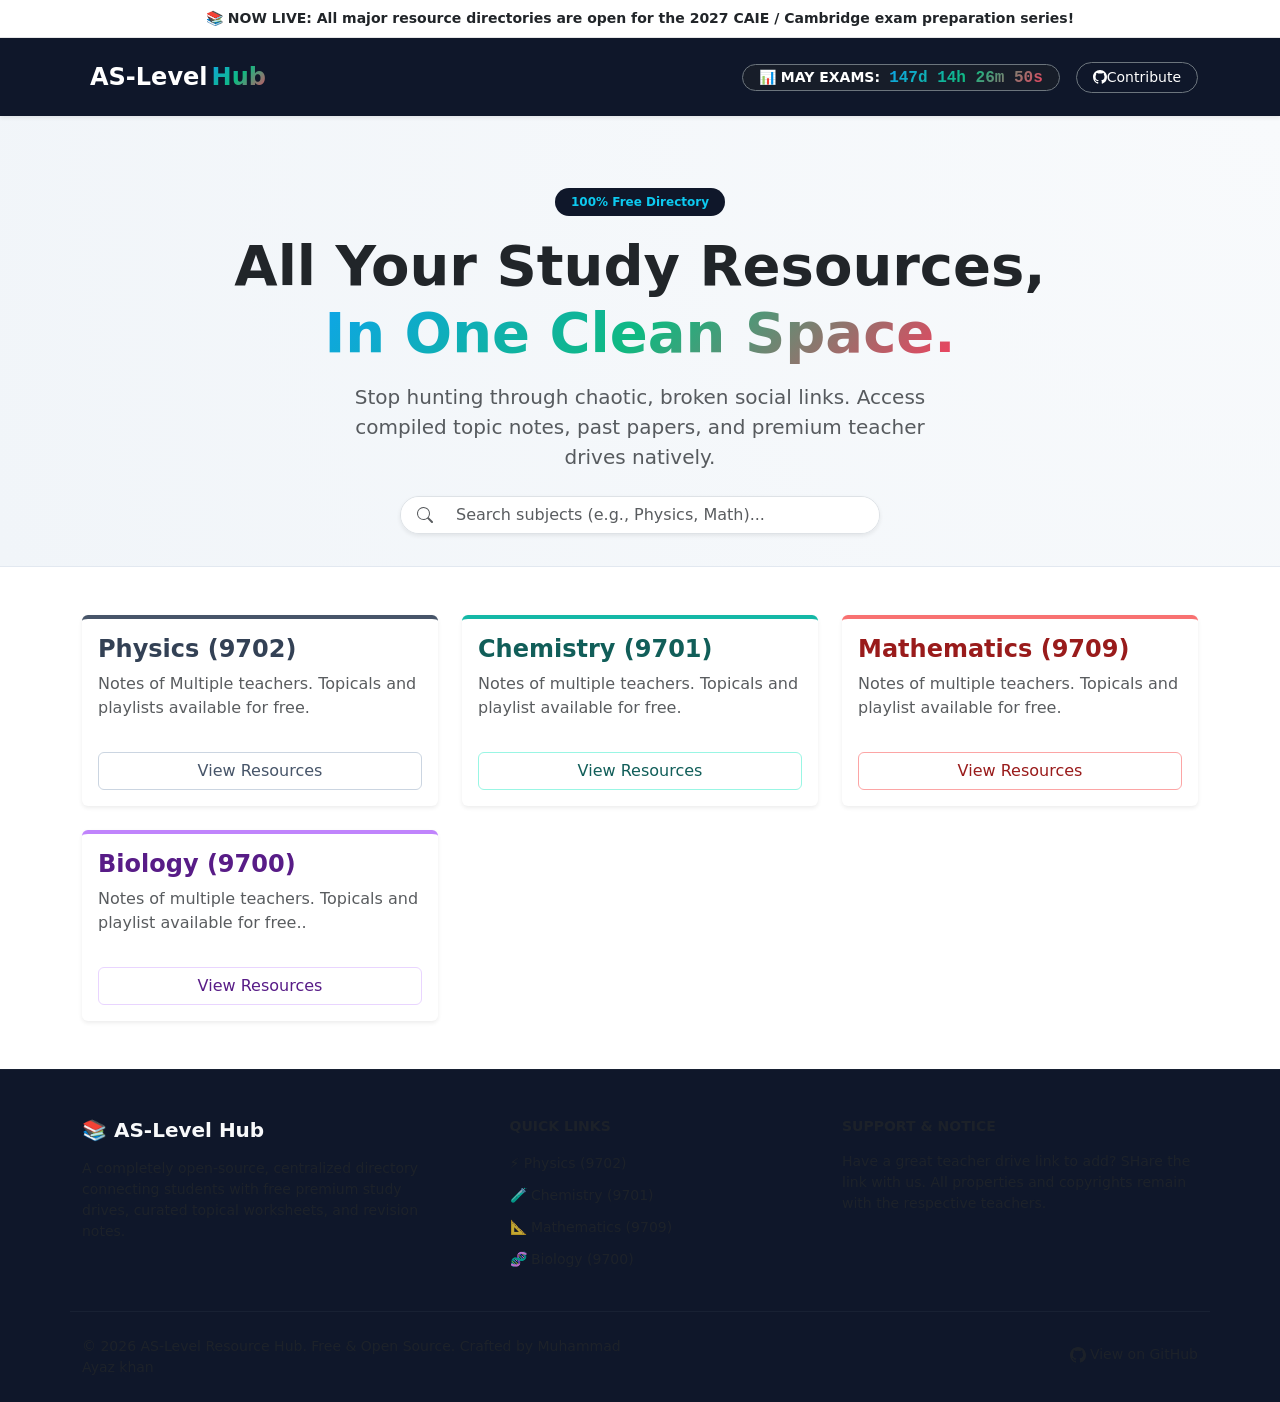
<file: index.html>
<!DOCTYPE html>
<html lang="en">
<head>
    <meta charset="UTF-8">
    <meta name="viewport" content="width=device-width, initial-scale=1.0">
    <title>AS-Level Resource Hub</title>
    <link href="https://cdn.jsdelivr.net/npm/bootstrap@5.0.2/dist/css/bootstrap.min.css" rel="stylesheet" integrity="sha384-EVSTQN3/azprG1Anm3QDgpJLIm9Nao0Yz1ztcQTwFspd3yD65VohhpuuCOmLASjC" crossorigin="anonymous">
    <link rel="stylesheet" href="style.css">
    <link rel="icon" type="image/png" href="icon.png">
</head>
<body>
     <!-- 📢 Announcement / Alert Bar (Stays on top) -->
     <div class="bg-cyan py-2 text-center text-dark fw-bold small border-bottom border-dark    border-opacity-10">
      📚 NOW LIVE: All major resource directories are open for the 2027 CAIE / Cambridge exam preparation series!
     </div>

    <!-- 🧭 Upgraded Sticky Navigation Bar -->
    <nav class="navbar navbar-expand-lg navbar-dark bg-slate sticky-top shadow-sm py-3">
        <div class="container">
            <a class="navbar-brand fw-bold fs-4 d-flex align-items-center" href="index.html">
                <span class="me-2"></span> AS-Level <span class="text-gradient ms-1">Hub</span>
            </a>
            
            <!-- Navbar Actions -->
            <div class="d-flex align-items-center ms-auto">
                <!-- ⏱️ Live Exam Countdown (Hidden on ultra-small screens) -->
                <div class="bg-dark bg-opacity-50 text-light px-3 py-1.5 rounded-pill border border-secondary border-opacity-20 me-3 d-none d-sm-block">
                    <small class="text-white fw-bold me-1">📊 MAY EXAMS:</small>
                    <span id="countdown-timer" class="fw-mono text-gradient fw-bold">Loading...</span>
                </div>
                
                <a href="https://github.com" target="_blank" class="btn btn-sm btn-outline-secondary border-opacity-20 text-white d-flex align-items-center px-3 rounded-pill">
                    <svg xmlns="http://w3.org" width="14" height="14" fill="currentColor" class="bi bi-github me-1.5" viewBox="0 0 16 16"><path d="M8 0C3.58 0 0 3.58 0 8c0 3.54 2.29 6.53 5.47 7.59.4.07.55-.17.55-.38 0-.19-.01-.82-.01-1.49-2.01.37-2.53-.49-2.69-.94-.09-.23-.48-.94-.82-1.13-.28-.15-.68-.52-.01-.53.63-.01 1.08.58 1.23.82.72 1.21 1.87.87 2.33.66.07-.52.28-.87.51-1.07-1.78-.2-3.64-.89-3.64-3.95 0-.87.31-1.59.82-2.15-.08-.2-.36-1.02.08-2.12 0 0 .67-.21 2.2.82.64-.18 1.32-.27 2-.27s1.36.09 2 .27c1.53-1.04 2.2-.82 2.2-.82.44 1.1.16 1.92.08 2.12.51.56.82 1.27.82 2.15 0 3.07-1.87 3.75-3.65 3.95.29.25.54.73.54 1.48 0 1.07-.01 1.93-.01 2.2 0 .21.15.46.55.38A8.01 8.01 0 0 0 16 8c0-4.42-3.58-8-8-8"/></svg>
                    <span>Contribute</span>
                </a>
            </div>
        </div>
    </nav>

    <!-- 🚀 Premium Hero / Welcome Section -->
    <header class="academic-hero pt-5 pb-2 text-center border-bottom border-light border-0 position-relative overflow-hidden">
        <div class="container py-4 position-relative z-1">
            <span class="badge bg-slate text-info px-3 py-2 rounded-pill uppercase tracking-wider fw-bold mb-3 small">100% Free Directory</span>
            <h1 class="display-4 fw-extrabold text-dark tracking-tight mb-3">All Your Study Resources,<br><span class="text-gradient">In One Clean Space.</span></h1>
            <p class="lead text-muted mx-auto mb-4" style="max-width: 620px;">
                Stop hunting through chaotic, broken social links. Access compiled topic notes, past papers, and premium teacher drives natively.
            </p>
            
            <!-- 🔍 Embedded Quick-Search Box (No-Backend UI) -->
            <div class="mx-auto mt-2" style="max-width: 480px;">
                <div class="input-group shadow-sm rounded-pill overflow-hidden border">
                    <span class="input-group-text bg-white border-0 ps-3 text-muted">
                        <svg xmlns="http://w3.org" width="16" height="16" fill="currentColor" class="bi bi-search" viewBox="0 0 16 16"><path d="M11.742 10.344a6.5 6.5 0 1 0-1.397 1.398h-.001q.044.06.098.115l3.85 3.85a1 1 0 0 0 1.415-1.414l-3.85-3.85a1 1 0 0 0-.115-.1zM12 6.5a5.5 5.5 0 1 1-11 0 5.5 5.5 0 0 1 11 0"/></svg>
                    </span>
                    <input type="text" class="form-control border-0 py-2.5 bg-white fs-6" placeholder="Search subjects (e.g., Physics, Math)..." id="subjectSearch">
                </div>
            </div>
        </div>
    </header>

     <!-- 📂 Subjects Grid Section -->
    <main class="container my-5">
        <div class="row g-4">
            
            <!-- Subject 1: Physics (Electric Cyan #0ea5e9) -->
            <div class="col-md-4 subject-card">
                <div class="card h-100 shadow-sm border-0 border-top border-4 border-cyan">
                    <div class="card-body d-flex flex-column">
                        <h4 class="card-title fw-bold text-cyan">Physics (9702)</h4>
                        <p class="card-text text-muted flex-grow-1">Notes of Multiple teachers. Topicals and playlists available for free.</p>
                        <a href="physics.html" class="btn btn-outline-cyan w-100 mt-3">View Resources</a>
                    </div>
                </div>
            </div>

             <!-- Subject 2: Chemistry (Emerald Mint #10b981) -->
            <div class="col-md-4 subject-card">
                <div class="card h-100 shadow-sm border-0 border-top border-4 border-emerald">
                    <div class="card-body d-flex flex-column">
                        <h4 class="card-title fw-bold text-emerald">Chemistry (9701)</h4>
                        <p class="card-text text-muted flex-grow-1">Notes of multiple teachers. Topicals and playlist available for free.</p>
                        <a href="chemistry.html" class="btn btn-outline-emerald w-100 mt-3">View Resources</a>
                    </div>
                </div>
            </div>

            <!-- Subject 3: Mathematics (Bold Coral #f43f5e) -->
            <div class="col-md-4 subject-card">
                <div class="card h-100 shadow-sm border-0 border-top border-4 border-coral">
                    <div class="card-body d-flex flex-column">
                        <h4 class="card-title fw-bold text-coral">Mathematics (9709)</h4>
                        <p class="card-text text-muted flex-grow-1">Notes of multiple teachers. Topicals and playlist available for free.</p>
                        <a href="maths.html" class="btn btn-outline-coral w-100 mt-3">View Resources</a>
                    </div>
                </div>
            </div>

            <!-- Subject 4: Biology (Vibrant Magenta #d946ef) -->
            <div class="col-md-4 subject-card">
                <div class="card h-100 shadow-sm border-0 border-top border-4 border-magenta">
                    <div class="card-body d-flex flex-column">
                        <h4 class="card-title fw-bold text-magenta">Biology (9700)</h4>
                        <p class="card-text text-muted flex-grow-1">Notes of multiple teachers. Topicals and playlist available for free..</p>
                        <a href="biology.html" class="btn btn-outline-magenta w-100 mt-3">View Resources</a>
                    </div>
                </div>
            </div>

        </div>
    </main>

        <!-- 🗺️ Footer Section -->
    <footer class="bg-slate text-light pt-5 pb-4 mt-auto border-top border-secondary border-opacity-10">
        <div class="container">
            <div class="row g-4 justify-content-between">
                
                <!-- Left Column: Branding & About -->
                <div class="col-lg-4 col-md-6">
                    <h5 class="fw-bold mb-3"><span class="text-info">📚</span> AS-Level Hub</h5>
                    <p class="text-muted small lh-base">
                        A completely open-source, centralized directory connecting students with free premium study drives, curated topical worksheets, and revision notes.
                    </p>
                </div>

                <!-- Middle Column: Quick Subject Links -->
                <div class="col-lg-3 col-md-6">
                    <h6 class="text-uppercase fw-bold mb-3 tracking-wider text-muted small">Quick Links</h6>
                    <ul class="list-unstyled footer-links">
                        <li class="mb-2"><a href="physics.html" class="text-decoration-none text-muted small hover-cyan">⚡ Physics (9702)</a></li>
                        <li class="mb-2"><a href="chemistry.html" class="text-decoration-none text-muted small hover-emerald">🧪 Chemistry (9701)</a></li>
                        <li class="mb-2"><a href="maths.html" class="text-decoration-none text-muted small hover-coral">📐 Mathematics (9709)</a></li>
                        <li class="mb-2"><a href="biology.html" class="text-decoration-none text-muted small hover-magenta">🧬 Biology (9700)</a></li>

                    </ul>
                </div>

                <!-- Right Column: Contribution/Disclaimer -->
                <div class="col-lg-4 col-md-12">
                    <h6 class="text-uppercase fw-bold mb-3 tracking-wider text-muted small">Support & Notice</h6>
                    <p class="text-muted small mb-0">
                        Have a great teacher drive link to add? SHare the link with us. All properties and copyrights remain with the respective teachers.
                    </p>
                </div>

            </div>

            <!-- Bottom Copyright & GitHub Link Bar -->
            <div class="row mt-4 pt-4 border-top border-secondary border-opacity-10 align-items-center">
                <div class="col-md-6 text-center text-md-start">
                    <p class="text-muted small mb-0">&copy; 2026 AS-Level Resource Hub. Free & Open Source. Crafted by Muhammad Ayaz khan</p>
                </div>
                <div class="col-md-6 text-center text-md-end mt-2 mt-md-0">
                    <a href="https://github.com" target="_blank" class="text-muted text-decoration-none small hover-cyan d-inline-flex align-items-center">
                        <svg xmlns="http://w3.org" width="16" height="16" fill="currentColor" class="bi bi-github me-1" viewBox="0 0 16 16">
                            <path d="M8 0C3.58 0 0 3.58 0 8c0 3.54 2.29 6.53 5.47 7.59.4.07.55-.17.55-.38 0-.19-.01-.82-.01-1.49-2.01.37-2.53-.49-2.69-.94-.09-.23-.48-.94-.82-1.13-.28-.15-.68-.52-.01-.53.63-.01 1.08.58 1.23.82.72 1.21 1.87.87 2.33.66.07-.52.28-.87.51-1.07-1.78-.2-3.64-.89-3.64-3.95 0-.87.31-1.59.82-2.15-.08-.2-.36-1.02.08-2.12 0 0 .67-.21 2.2.82.64-.18 1.32-.27 2-.27s1.36.09 2 .27c1.53-1.04 2.2-.82 2.2-.82.44 1.1.16 1.92.08 2.12.51.56.82 1.27.82 2.15 0 3.07-1.87 3.75-3.65 3.95.29.25.54.73.54 1.48 0 1.07-.01 1.93-.01 2.2 0 .21.15.46.55.38A8.01 8.01 0 0 0 16 8c0-4.42-3.58-8-8-8"/>
                        </svg> View on GitHub
                    </a>
                </div>
            </div>
        </div>
    </footer>




    <script src="https://cdn.jsdelivr.net/npm/bootstrap@5.0.2/dist/js/bootstrap.bundle.min.js" integrity="sha384-MrcW6ZMFYlzcLA8Nl+NtUVF0sA7MsXsP1UyJoMp4YLEuNSfAP+JcXn/tWtIaxVXM" crossorigin="anonymous"></script>
        <!-- ⏱️ Live Countdown Script Engine -->
    <script>
        function updateExamCountdown() {
            // Target exam session date: May 1, 2027
            const targetExamDate = new Date("May 1, 2027 09:00:00").getTime();
            const currentTime = new Date().getTime();
            const timeDifference = targetExamDate - currentTime;

            // Target element safety check
            const displayElement = document.getElementById("countdown-timer");
            if (!displayElement) return;

            // If the date has passed
            if (timeDifference <= 0) {
                displayElement.innerText = "Exams Live! 📝";
                return;
            }

            // Standard mathematical conversion rules for time units
            const calculatedDays = Math.floor(timeDifference / (1000 * 60 * 60 * 24));
            const calculatedHours = Math.floor((timeDifference % (1000 * 60 * 60 * 24)) / (1000 * 60 * 60));
            const calculatedMinutes = Math.floor((timeDifference % (1000 * 60 * 60)) / (1000 * 60));
            const calculatedSeconds = Math.floor((timeDifference % (1000 * 60)) / 1000);

            // Print the live values instantly inside the pill element
            displayElement.innerText = `${calculatedDays}d ${calculatedHours}h ${calculatedMinutes}m ${calculatedSeconds}s`;
        }

        // Run calculation instantly on page load
        updateExamCountdown();
        
        // Refresh values seamlessly every single second (1000 milliseconds)
        setInterval(updateExamCountdown, 1000);
            <!-- 🔍 Instant Local Search Script Engine -->

        document.getElementById('subjectSearch').addEventListener('input', function(e) {
            // Get what the user typed and convert it to lowercase
            const searchQuery = e.target.value.toLowerCase().trim();
            
            // Grab all your subject card layout columns
            const cards = document.querySelectorAll('.subject-card');
            
            cards.forEach(function(card) {
                // Find the heading tag inside this specific card
                const subjectTitle = card.querySelector('.card-title').innerText.toLowerCase();
                const subjectDescription = card.querySelector('.card-text').innerText.toLowerCase();
                
                // Check if the query matches the title or description text
                if (subjectTitle.includes(searchQuery) || subjectDescription.includes(searchQuery)) {
                    card.style.display = ""; // Show card if it matches
                } else {
                    card.style.display = "none"; // Hide card if it doesn't match
                }
            });
        });
    
    </script>

</body>
</html>
</file>
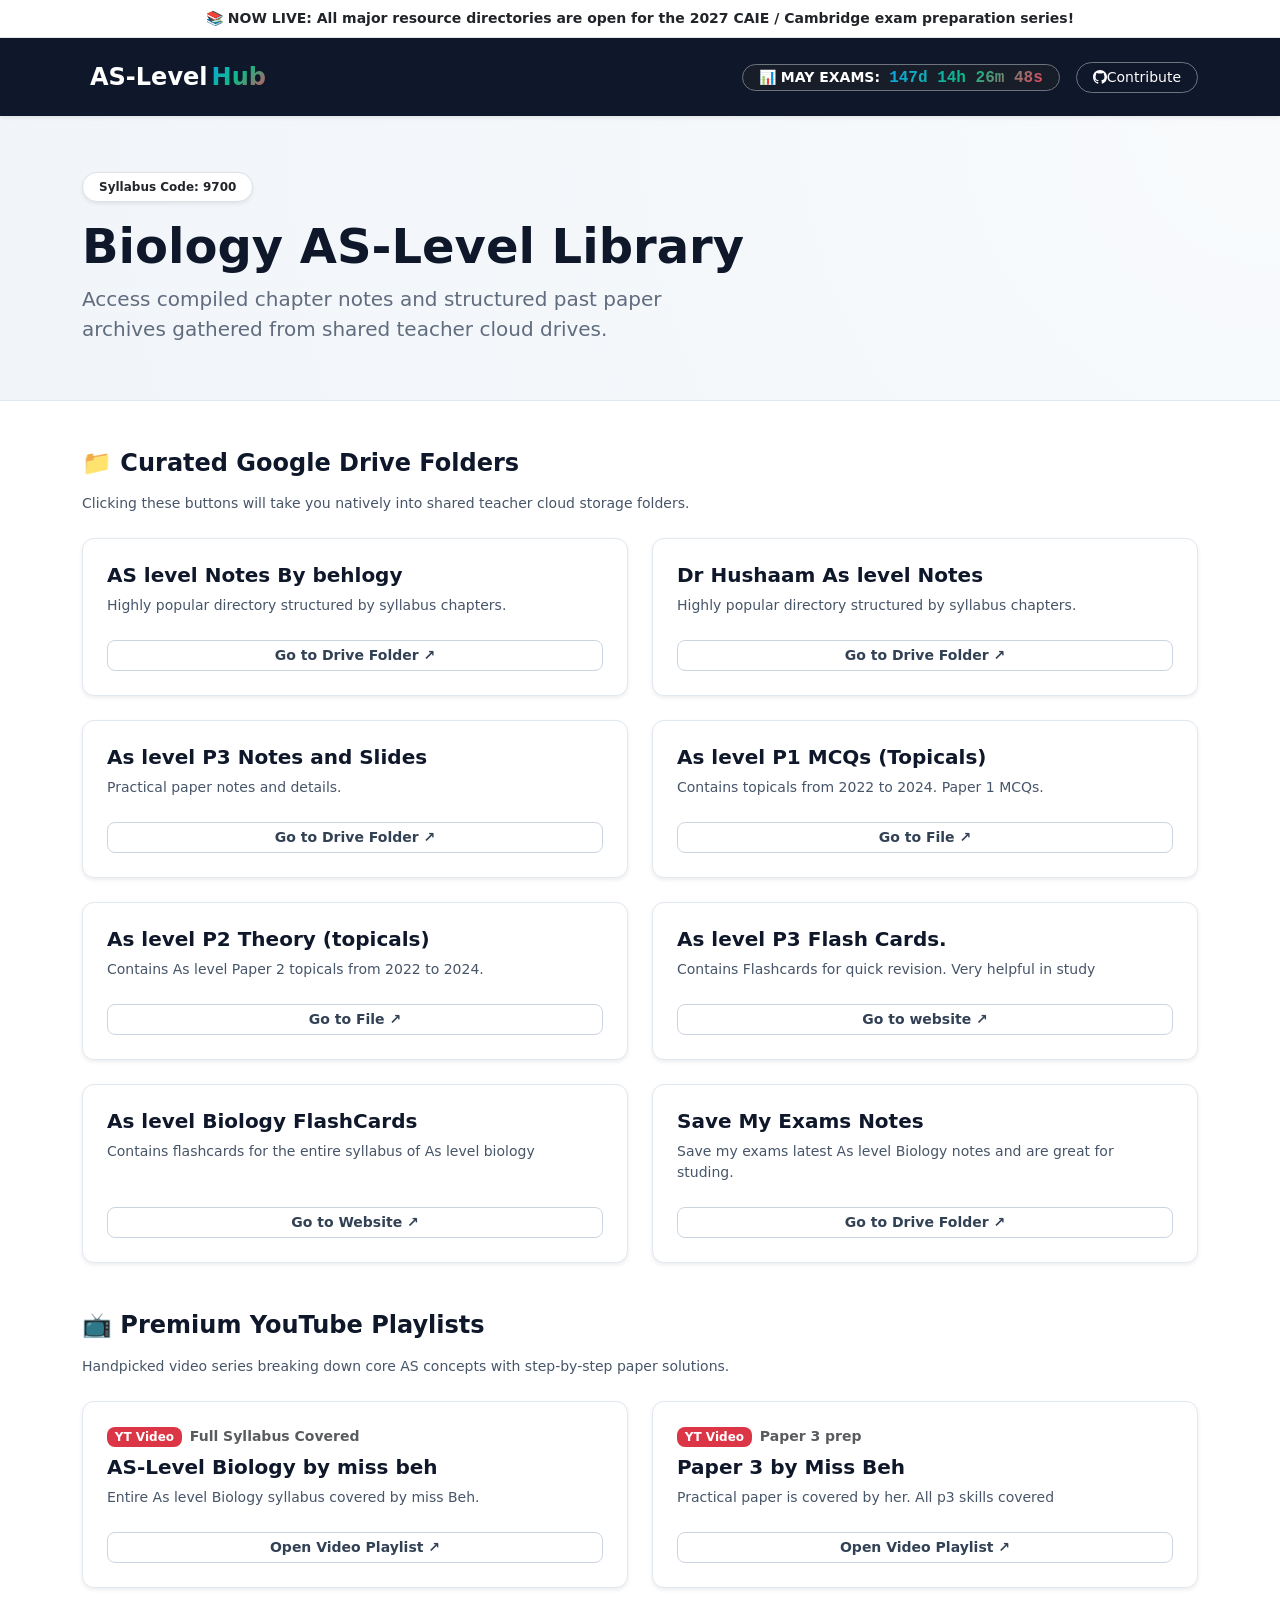
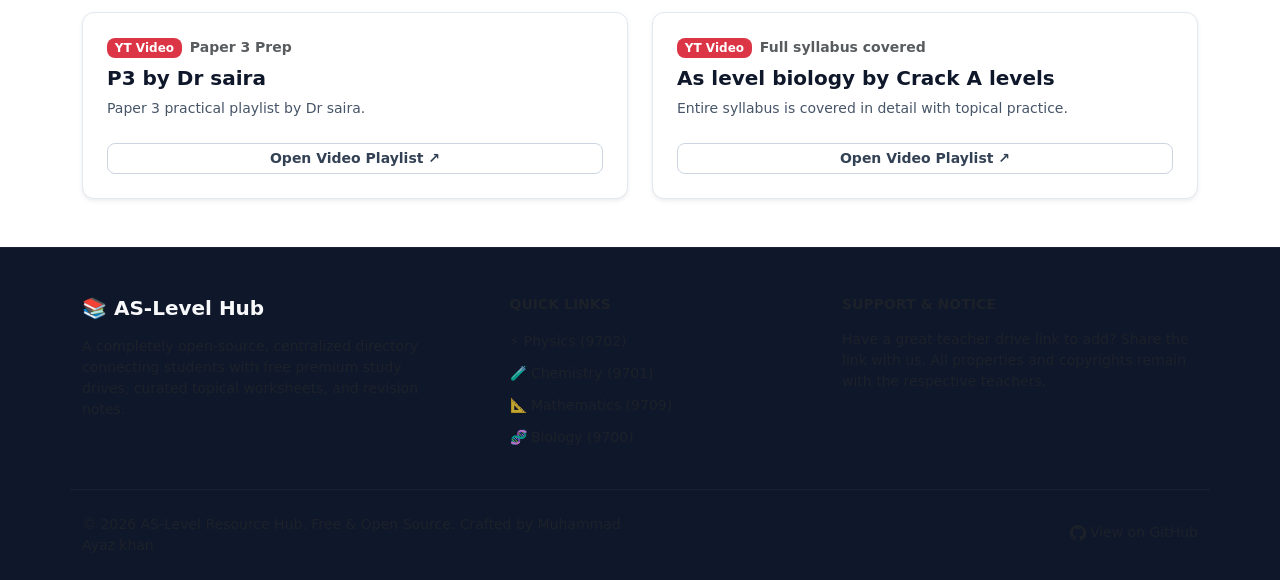
<file: biology.html>
<!DOCTYPE html>
<html lang="en">
<head>
    <meta charset="UTF-8">
    <meta name="viewport" content="width=device-width, initial-scale=1.0">
    <title>AS-Level Biology Resources</title>
    <link href="https://cdn.jsdelivr.net/npm/bootstrap@5.0.2/dist/css/bootstrap.min.css" rel="stylesheet" integrity="sha384-EVSTQN3/azprG1Anm3QDgpJLIm9Nao0Yz1ztcQTwFspd3yD65VohhpuuCOmLASjC" crossorigin="anonymous">
   <link rel="stylesheet" href="style.css">
    <link rel="icon" type="image/png" href="icon.png">

</head>
<body>
    <!-- 📢 Announcement / Alert Bar (Stays on top) -->
     <div class="bg-cyan py-2 text-center text-dark fw-bold small border-bottom border-dark    border-opacity-10">
      📚 NOW LIVE: All major resource directories are open for the 2027 CAIE / Cambridge exam preparation series!
     </div>

    <!-- 🧭 Upgraded Sticky Navigation Bar -->
    <nav class="navbar navbar-expand-lg navbar-dark bg-slate sticky-top shadow-sm py-3">
        <div class="container">
            <a class="navbar-brand fw-bold fs-4 d-flex align-items-center" href="index.html">
                <span class="me-2"></span> AS-Level <span class="text-gradient ms-1">Hub</span>
            </a>
            
            <!-- Navbar Actions -->
            <div class="d-flex align-items-center ms-auto">
                <!-- ⏱️ Live Exam Countdown (Hidden on ultra-small screens) -->
                <div class="bg-dark bg-opacity-50 text-light px-3 py-1.5 rounded-pill border border-secondary border-opacity-20 me-3 d-none d-sm-block">
                    <small class="text-white fw-bold me-1">📊 MAY EXAMS:</small>
                    <span id="countdown-timer" class="fw-mono text-gradient fw-bold">Loading...</span>
                </div>
                
                <a href="https://github.com" target="_blank" class="btn btn-sm btn-outline-secondary border-opacity-20 text-white d-flex align-items-center px-3 rounded-pill">
                    <svg xmlns="http://w3.org" width="14" height="14" fill="currentColor" class="bi bi-github me-1.5" viewBox="0 0 16 16"><path d="M8 0C3.58 0 0 3.58 0 8c0 3.54 2.29 6.53 5.47 7.59.4.07.55-.17.55-.38 0-.19-.01-.82-.01-1.49-2.01.37-2.53-.49-2.69-.94-.09-.23-.48-.94-.82-1.13-.28-.15-.68-.52-.01-.53.63-.01 1.08.58 1.23.82.72 1.21 1.87.87 2.33.66.07-.52.28-.87.51-1.07-1.78-.2-3.64-.89-3.64-3.95 0-.87.31-1.59.82-2.15-.08-.2-.36-1.02.08-2.12 0 0 .67-.21 2.2.82.64-.18 1.32-.27 2-.27s1.36.09 2 .27c1.53-1.04 2.2-.82 2.2-.82.44 1.1.16 1.92.08 2.12.51.56.82 1.27.82 2.15 0 3.07-1.87 3.75-3.65 3.95.29.25.54.73.54 1.48 0 1.07-.01 1.93-.01 2.2 0 .21.15.46.55.38A8.01 8.01 0 0 0 16 8c0-4.42-3.58-8-8-8"/></svg>
                    <span>Contribute</span>
                </a>
            </div>
        </div>
    </nav>

        <!-- 🚀 Physics Hero Section -->
    <header class="academic-hero py-5 text-center text-md-start overflow-hidden">
        <div class="container py-2">
            <span class="badge bg-white text-dark border rounded-pill mb-3 px-3 py-2 shadow-sm">
               Syllabus Code: 9700
            </span>
            <h1 class="display-5 fw-extrabold text-oxford tracking-tight mb-2">Biology AS-Level Library</h1>
            <p class="lead text-slate mb-0" style="max-width: 650px; opacity: 0.85;">
                Access compiled chapter notes and structured past paper archives gathered from shared teacher cloud drives.
            </p>
        </div>
    </header>

    <!-- 📂 Physics Main Content Section -->
    <main class="container my-5 flex-grow-1">
        <div class="row g-4">
            
            <!-- Section 1: Shared Teacher Drives -->
            <div class="col-12">
                <h3 class="fw-extrabold text-oxford mb-3 fs-4">📁 Curated Google Drive Folders</h3>
                <p class="text-slate small mb-4">Clicking these buttons will take you natively into shared teacher cloud storage folders.</p>
                
                <div class="row row-cols-1 row-cols-md-2 g-4">
                    <!-- Drive Folder Card 1 -->
                    <div class="col">
                        <div class="card h-100 shadow-sm resource-card bg-white border-top border-4 border-cyan">
                            <div class="card-body p-4 d-flex flex-column justify-content-between">
                                <div>
                                    <h5 class="fw-bold text-oxford mb-2">AS level Notes By behlogy</h5>
                                    <p class="text-slate small mb-0">Highly popular directory structured by syllabus chapters.</p>
                                </div>
                                <!-- Paste the teacher's drive URL inside href="" -->
                                <a href="https://drive.google.com/drive/folders/1Io4UNm9xHAUe5MtvWzYH-KyMoAGQhpx1?usp=drive_link" target="_blank" class="btn btn-minimal-action btn-sm w-100 mt-4">Go to Drive Folder ↗</a>
                            </div>
                        </div>
                    </div>
                    
                    <!-- Drive Folder Card 2 -->
                    <div class="col">
                        <div class="card h-100 shadow-sm resource-card bg-white border-top border-4 border-cyan">
                            <div class="card-body p-4 d-flex flex-column justify-content-between">
                                <div>
                                    <h5 class="fw-bold text-oxford mb-2">Dr Hushaam As level Notes</h5>
                                    <p class="text-slate small mb-0">Highly popular directory structured by syllabus chapters.</p>
                                </div>
                                <a href="https://drive.google.com/drive/folders/1OFJAs0niQdWG_fiQHD3sw6VQGsFnClEE?usp=drive_link" target="_blank" class="btn btn-minimal-action btn-sm w-100 mt-4">Go to Drive Folder ↗</a>
                            </div>
                        </div>
                    </div>
                    <!-- Drive Folder Card 2 -->
                    <div class="col">
                        <div class="card h-100 shadow-sm resource-card bg-white border-top border-4 border-cyan">
                            <div class="card-body p-4 d-flex flex-column justify-content-between">
                                <div>
                                    <h5 class="fw-bold text-oxford mb-2">As level P3 Notes and Slides</h5>
                                    <p class="text-slate small mb-0">Practical paper notes and details.</p>
                                </div>
                                <a href="https://drive.google.com/drive/folders/1-v-rNPka4-qcyJ1L7GC-HwFwmHW17MXd?usp=drive_link" target="_blank" class="btn btn-minimal-action btn-sm w-100 mt-4">Go to Drive Folder ↗</a>
                            </div>
                        </div>
                    </div>
                    <!-- Drive Folder Card 2 -->
                    <div class="col">
                        <div class="card h-100 shadow-sm resource-card bg-white border-top border-4 border-cyan">
                            <div class="card-body p-4 d-flex flex-column justify-content-between">
                                <div>
                                    <h5 class="fw-bold text-oxford mb-2">As level P1 MCQs (Topicals)</h5>
                                    <p class="text-slate small mb-0">Contains topicals from 2022 to 2024. Paper 1 MCQs.</p>
                                </div>
                                <a href="https://drive.google.com/file/d/1xsdEhHZVwcHke_EgokJANzs3X_9UhmeC/view?usp=sharing" target="_blank" class="btn btn-minimal-action btn-sm w-100 mt-4">Go to File ↗</a>
                            </div>
                        </div>
                    </div>

                    <!-- Drive Folder Card 2 -->
                    <div class="col">
                        <div class="card h-100 shadow-sm resource-card bg-white border-top border-4 border-cyan">
                            <div class="card-body p-4 d-flex flex-column justify-content-between">
                                <div>
                                    <h5 class="fw-bold text-oxford mb-2">As level P2 Theory (topicals)</h5>
                                    <p class="text-slate small mb-0">Contains As level Paper 2 topicals from 2022 to 2024.</p>
                                </div>
                                <a href="https://drive.google.com/file/d/1_Ypi-MSdmk15W8xMWOahLcqF-OjTlfmZ/view?usp=sharing" target="_blank" class="btn btn-minimal-action btn-sm w-100 mt-4">Go to File ↗</a>
                            </div>
                        </div>
                    </div>

                    <!-- Drive Folder Card 2 -->
                    <div class="col">
                        <div class="card h-100 shadow-sm resource-card bg-white border-top border-4 border-cyan">
                            <div class="card-body p-4 d-flex flex-column justify-content-between">
                                <div>
                                    <h5 class="fw-bold text-oxford mb-2">As level P3 Flash Cards.</h5>
                                    <p class="text-slate small mb-0">Contains Flashcards for quick revision. Very helpful in study</p>
                                </div>
                                <a href="https://quizlet.com/sa/532069541/9700-p3-flash-cards/?x=1jqt" target="_blank" class="btn btn-minimal-action btn-sm w-100 mt-4">Go to website ↗</a>
                            </div>
                        </div>
                    </div>

                    <!-- Drive Folder Card 2 -->
                    <div class="col">
                        <div class="card h-100 shadow-sm resource-card bg-white border-top border-4 border-cyan">
                            <div class="card-body p-4 d-flex flex-column justify-content-between">
                                <div>
                                    <h5 class="fw-bold text-oxford mb-2">As level Biology FlashCards</h5>
                                    <p class="text-slate small mb-0">Contains flashcards for the entire syllabus of As level biology</p>
                                </div>
                                <a href="https://quizlet.com/user/hananm81/folders/9700-as-level-biology?x=1xqt&i=2amw3n" target="_blank" class="btn btn-minimal-action btn-sm w-100 mt-4">Go to Website ↗</a>
                            </div>
                        </div>
                    </div>

                    <!-- Drive Folder Card 2 -->
                    <div class="col">
                        <div class="card h-100 shadow-sm resource-card bg-white border-top border-4 border-cyan">
                            <div class="card-body p-4 d-flex flex-column justify-content-between">
                                <div>
                                    <h5 class="fw-bold text-oxford mb-2">Save My Exams Notes</h5>
                                    <p class="text-slate small mb-0">Save my exams latest As level Biology notes and are great for studing.</p>
                                </div>
                                <a href="https://drive.google.com/file/d/1Rx3LQJDt3mbKbq4L86rgjK1V27HqZhN8/view?usp=sharing" target="_blank" class="btn btn-minimal-action btn-sm w-100 mt-4">Go to Drive Folder ↗</a>
                            </div>
                        </div>
                    </div>

                </div>
            </div>

            <!-- Section2: Recommended YouTube Playlists -->
            <div class="col-12 mt-5">
                <h3 class="fw-extrabold text-oxford mb-3 fs-4">📺 Premium YouTube Playlists</h3>
                <p class="text-slate small mb-4">Handpicked video series breaking down core AS concepts with step-by-step paper solutions.</p>
                
                <div class="row row-cols-1 row-cols-md-2 g-4">
                    <!-- YouTube Card 1 -->
                    <div class="col">
                        <div class="card h-100 shadow-sm resource-card bg-white border-top border-4 border-cyan">
                            <div class="card-body p-4 d-flex flex-column justify-content-between">
                                <div>
                                    <div class="d-flex align-items-center mb-2">
                                        <span class="badge bg-danger text-white rounded-3 me-2 px-2.5 py-1 fw-bold small">YT Video</span>
                                        <small class="text-muted fw-bold">Full Syllabus Covered</small>
                                    </div>
                                    <h5 class="fw-bold text-oxford mb-2">AS-Level Biology by miss beh</h5>
                                    <p class="text-slate small mb-0">Entire As level Biology syllabus covered by miss Beh.</p>
                                </div>
                                <!-- Change href link directly to the target YouTube playlist address -->
                                <a href="https://youtube.com/playlist?list=PLXE3_mGnKEJrbC5_7PyolS9B85WaVI1qU&si=Cf-rCUmKLaugnNkb" target="_blank" class="btn btn-minimal-action btn-sm w-100 mt-4">Open Video Playlist ↗</a>
                            </div>
                        </div>
                    </div>
                    
                    <!-- YouTube Card 2 -->
                    <div class="col">
                        <div class="card h-100 shadow-sm resource-card bg-white border-top border-4 border-cyan">
                            <div class="card-body p-4 d-flex flex-column justify-content-between">
                                <div>
                                    <div class="d-flex align-items-center mb-2">
                                        <span class="badge bg-danger text-white rounded-3 me-2 px-2.5 py-1 fw-bold small">YT Video</span>
                                        <small class="text-muted fw-bold">Paper 3 prep </small>
                                    </div>
                                    <h5 class="fw-bold text-oxford mb-2">Paper 3 by Miss Beh</h5>
                                    <p class="text-slate small mb-0">Practical paper is covered by her. All p3 skills covered</p>
                                </div>
                                <a href="https://youtube.com/playlist?list=PL8EBwIj-eOLMZ1pSlWzNNHnabAuAZxSht&si=del8VniQMwsW0oUg" target="_blank" class="btn btn-minimal-action btn-sm w-100 mt-4">Open Video Playlist ↗</a>
                            </div>
                        </div>
                    </div>

                    <!-- YouTube Card 2 -->
                    <div class="col">
                        <div class="card h-100 shadow-sm resource-card bg-white border-top border-4 border-cyan">
                            <div class="card-body p-4 d-flex flex-column justify-content-between">
                                <div>
                                    <div class="d-flex align-items-center mb-2">
                                        <span class="badge bg-danger text-white rounded-3 me-2 px-2.5 py-1 fw-bold small">YT Video</span>
                                        <small class="text-muted fw-bold">Paper 3 Prep</small>
                                    </div>
                                    <h5 class="fw-bold text-oxford mb-2">P3 by Dr saira</h5>
                                    <p class="text-slate small mb-0">Paper 3 practical playlist by Dr saira.</p>
                                </div>
                                <a href="https://youtube.com/playlist?list=PLQXXTjVHlrKBCdWB2t5AzyQLoDTHINbQz&si=dMkbS1edj_QkjLYV" target="_blank" class="btn btn-minimal-action btn-sm w-100 mt-4">Open Video Playlist ↗</a>
                            </div>
                        </div>
                    </div>

                    <!-- YouTube Card 2 -->
                    <div class="col">
                        <div class="card h-100 shadow-sm resource-card bg-white border-top border-4 border-cyan">
                            <div class="card-body p-4 d-flex flex-column justify-content-between">
                                <div>
                                    <div class="d-flex align-items-center mb-2">
                                        <span class="badge bg-danger text-white rounded-3 me-2 px-2.5 py-1 fw-bold small">YT Video</span>
                                        <small class="text-muted fw-bold">Full syllabus covered</small>
                                    </div>
                                    <h5 class="fw-bold text-oxford mb-2">As level biology by Crack A levels</h5>
                                    <p class="text-slate small mb-0">Entire syllabus is covered in detail with topical practice.</p>
                                </div>
                                <a href="https://youtube.com/playlist?list=PL3yoQ8VsHPPNYXMfWCgTvqte_-eWMf6Y7&si=XBiCKouM8xz2pVYK" target="_blank" class="btn btn-minimal-action btn-sm w-100 mt-4">Open Video Playlist ↗</a>
                            </div>
                        </div>
                    </div>

                </div>
            </div>


        </div>
    </main>





            <!-- 🗺️ Footer Section -->
    <footer class="bg-slate text-light pt-5 pb-4 mt-auto border-top border-secondary border-opacity-10">
        <div class="container">
            <div class="row g-4 justify-content-between">
                
                <!-- Left Column: Branding & About -->
                <div class="col-lg-4 col-md-6">
                    <h5 class="fw-bold mb-3"><span class="text-cyan">📚</span> AS-Level Hub</h5>
                    <p class="text-muted small lh-base">
                        A completely open-source, centralized directory connecting students with free premium study drives, curated topical worksheets, and revision notes.
                    </p>
                </div>

                <!-- Middle Column: Quick Subject Links -->
                <div class="col-lg-3 col-md-6">
                    <h6 class="text-uppercase fw-bold mb-3 tracking-wider text-muted small">Quick Links</h6>
                    <ul class="list-unstyled footer-links">
                        <li class="mb-2"><a href="physics.html" class="text-decoration-none text-muted small hover-cyan">⚡ Physics (9702)</a></li>
                        <li class="mb-2"><a href="chemistry.html" class="text-decoration-none text-muted small hover-emerald">🧪 Chemistry (9701)</a></li>
                        <li class="mb-2"><a href="maths.html" class="text-decoration-none text-muted small hover-coral">📐 Mathematics (9709)</a></li>
                        <li class="mb-2"><a href="biology.html" class="text-decoration-none text-muted small hover-magenta">🧬 Biology (9700)</a></li>

                    </ul>
                </div>

                <!-- Right Column: Contribution/Disclaimer -->
                <div class="col-lg-4 col-md-12">
                    <h6 class="text-uppercase fw-bold mb-3 tracking-wider text-muted small">Support & Notice</h6>
                    <p class="text-muted small mb-0">
                        Have a great teacher drive link to add? Share the link with us. All properties and copyrights remain with the respective teachers.
                    </p>
                </div>

            </div>

            <!-- Bottom Copyright & GitHub Link Bar -->
            <div class="row mt-4 pt-4 border-top border-secondary border-opacity-10 align-items-center">
                <div class="col-md-6 text-center text-md-start">
                    <p class="text-muted small mb-0">&copy; 2026 AS-Level Resource Hub. Free & Open Source.  Crafted by Muhammad Ayaz khan</p>
                </div>
                <div class="col-md-6 text-center text-md-end mt-2 mt-md-0">
                    <a href="https://github.com" target="_blank" class="text-muted text-decoration-none small hover-cyan d-inline-flex align-items-center">
                        <svg xmlns="http://w3.org" width="16" height="16" fill="currentColor" class="bi bi-github me-1" viewBox="0 0 16 16">
                            <path d="M8 0C3.58 0 0 3.58 0 8c0 3.54 2.29 6.53 5.47 7.59.4.07.55-.17.55-.38 0-.19-.01-.82-.01-1.49-2.01.37-2.53-.49-2.69-.94-.09-.23-.48-.94-.82-1.13-.28-.15-.68-.52-.01-.53.63-.01 1.08.58 1.23.82.72 1.21 1.87.87 2.33.66.07-.52.28-.87.51-1.07-1.78-.2-3.64-.89-3.64-3.95 0-.87.31-1.59.82-2.15-.08-.2-.36-1.02.08-2.12 0 0 .67-.21 2.2.82.64-.18 1.32-.27 2-.27s1.36.09 2 .27c1.53-1.04 2.2-.82 2.2-.82.44 1.1.16 1.92.08 2.12.51.56.82 1.27.82 2.15 0 3.07-1.87 3.75-3.65 3.95.29.25.54.73.54 1.48 0 1.07-.01 1.93-.01 2.2 0 .21.15.46.55.38A8.01 8.01 0 0 0 16 8c0-4.42-3.58-8-8-8"/>
                        </svg> View on GitHub
                    </a>
                </div>
            </div>
        </div>
    </footer>

   


     <script src="https://cdn.jsdelivr.net/npm/bootstrap@5.0.2/dist/js/bootstrap.bundle.min.js" integrity="sha384-MrcW6ZMFYlzcLA8Nl+NtUVF0sA7MsXsP1UyJoMp4YLEuNSfAP+JcXn/tWtIaxVXM" crossorigin="anonymous"></script>
    <script>
        function updateExamCountdown() {
            // Target exam session date: May 1, 2027
            const targetExamDate = new Date("May 1, 2027 09:00:00").getTime();
            const currentTime = new Date().getTime();
            const timeDifference = targetExamDate - currentTime;

            // Target element safety check
            const displayElement = document.getElementById("countdown-timer");
            if (!displayElement) return;

            // If the date has passed
            if (timeDifference <= 0) {
                displayElement.innerText = "Exams Live! 📝";
                return;
            }

            // Standard mathematical conversion rules for time units
            const calculatedDays = Math.floor(timeDifference / (1000 * 60 * 60 * 24));
            const calculatedHours = Math.floor((timeDifference % (1000 * 60 * 60 * 24)) / (1000 * 60 * 60));
            const calculatedMinutes = Math.floor((timeDifference % (1000 * 60 * 60)) / (1000 * 60));
            const calculatedSeconds = Math.floor((timeDifference % (1000 * 60)) / 1000);

            // Print the live values instantly inside the pill element
            displayElement.innerText = `${calculatedDays}d ${calculatedHours}h ${calculatedMinutes}m ${calculatedSeconds}s`;
        }

        // Run calculation instantly on page load
        updateExamCountdown();
        
        // Refresh values seamlessly every single second (1000 milliseconds)
        setInterval(updateExamCountdown, 1000);
    
    </script>

</body>
</html>
</file>
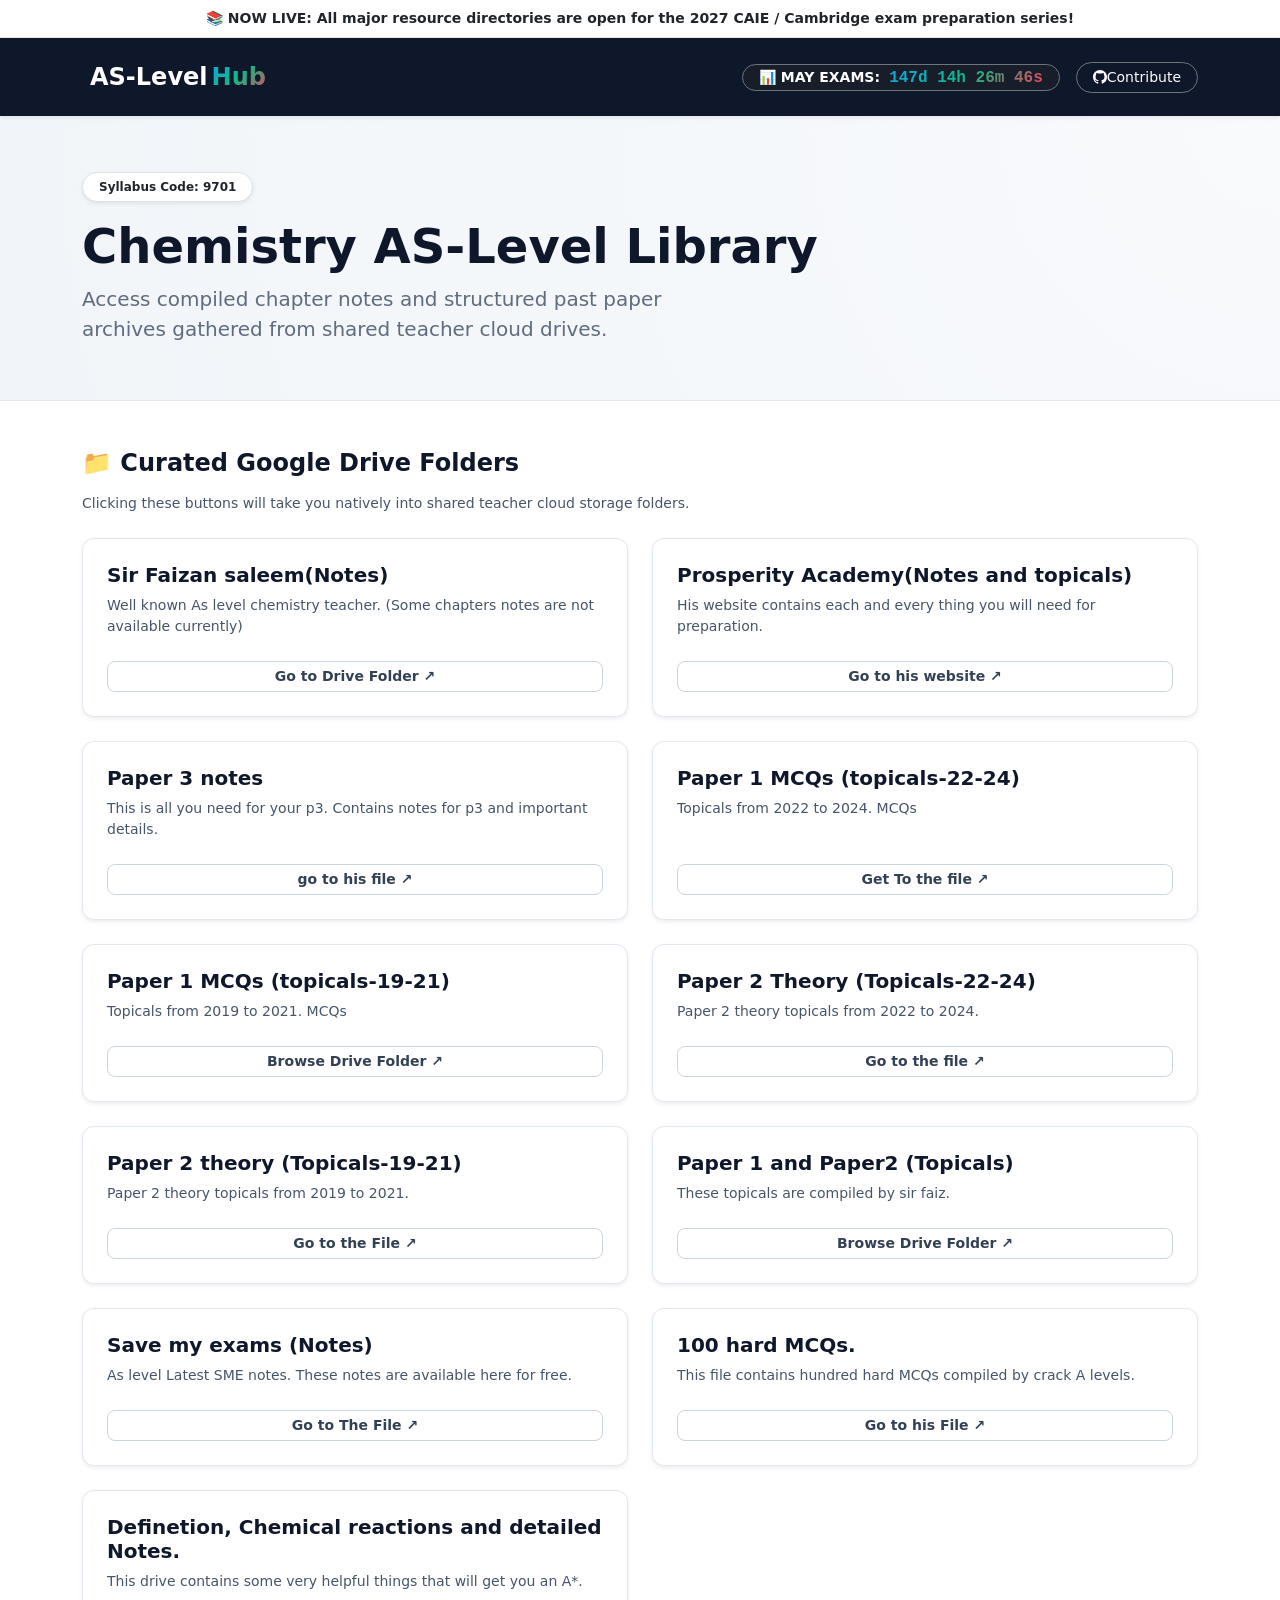
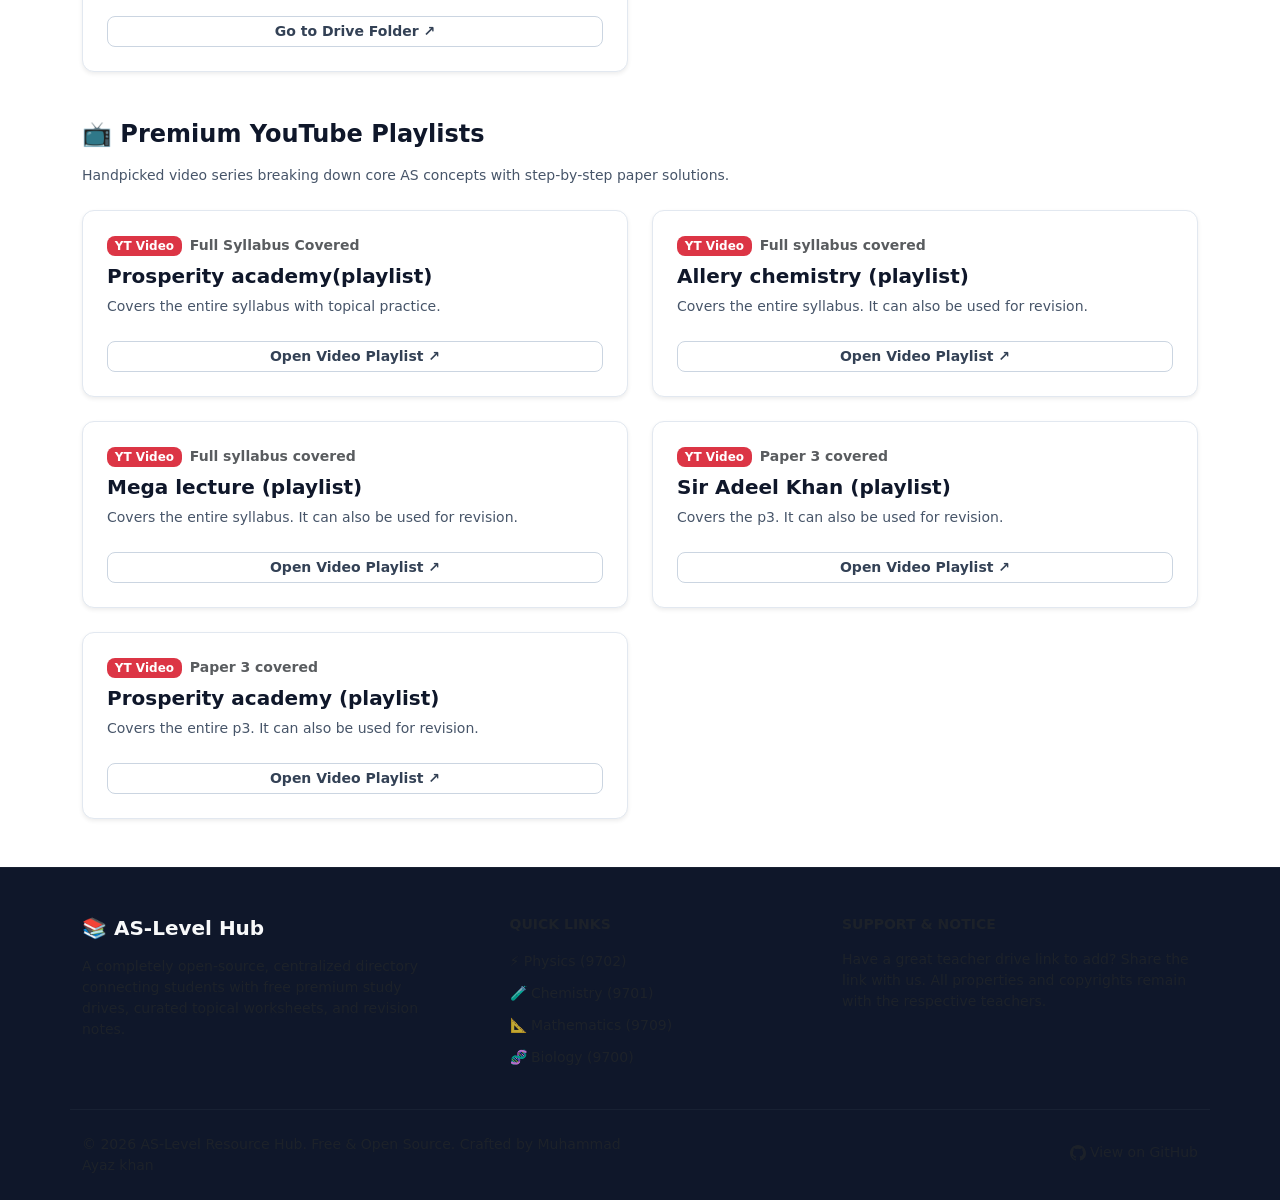
<file: chemistry.html>
<!DOCTYPE html>
<html lang="en">
<head>
    <meta charset="UTF-8">
    <meta name="viewport" content="width=device-width, initial-scale=1.0">
    <title>AS-Level Chemistry Resources</title>
    <link href="https://cdn.jsdelivr.net/npm/bootstrap@5.0.2/dist/css/bootstrap.min.css" rel="stylesheet" integrity="sha384-EVSTQN3/azprG1Anm3QDgpJLIm9Nao0Yz1ztcQTwFspd3yD65VohhpuuCOmLASjC" crossorigin="anonymous">
   <link rel="stylesheet" href="style.css">
    <link rel="icon" type="image/png" href="icon.png">

</head>
<body>
    <!-- 📢 Announcement / Alert Bar (Stays on top) -->
     <div class="bg-cyan py-2 text-center text-dark fw-bold small border-bottom border-dark    border-opacity-10">
      📚 NOW LIVE: All major resource directories are open for the 2027 CAIE / Cambridge exam preparation series!
     </div>

    <!-- 🧭 Upgraded Sticky Navigation Bar -->
    <nav class="navbar navbar-expand-lg navbar-dark bg-slate sticky-top shadow-sm py-3">
        <div class="container">
            <a class="navbar-brand fw-bold fs-4 d-flex align-items-center" href="index.html">
                <span class="me-2"></span> AS-Level <span class="text-gradient ms-1">Hub</span>
            </a>
            
            <!-- Navbar Actions -->
            <div class="d-flex align-items-center ms-auto">
                <!-- ⏱️ Live Exam Countdown (Hidden on ultra-small screens) -->
                <div class="bg-dark bg-opacity-50 text-light px-3 py-1.5 rounded-pill border border-secondary border-opacity-20 me-3 d-none d-sm-block">
                    <small class="text-white fw-bold me-1">📊 MAY EXAMS:</small>
                    <span id="countdown-timer" class="fw-mono text-gradient fw-bold">Loading...</span>
                </div>
                
                <a href="https://github.com" target="_blank" class="btn btn-sm btn-outline-secondary border-opacity-20 text-white d-flex align-items-center px-3 rounded-pill">
                    <svg xmlns="http://w3.org" width="14" height="14" fill="currentColor" class="bi bi-github me-1.5" viewBox="0 0 16 16"><path d="M8 0C3.58 0 0 3.58 0 8c0 3.54 2.29 6.53 5.47 7.59.4.07.55-.17.55-.38 0-.19-.01-.82-.01-1.49-2.01.37-2.53-.49-2.69-.94-.09-.23-.48-.94-.82-1.13-.28-.15-.68-.52-.01-.53.63-.01 1.08.58 1.23.82.72 1.21 1.87.87 2.33.66.07-.52.28-.87.51-1.07-1.78-.2-3.64-.89-3.64-3.95 0-.87.31-1.59.82-2.15-.08-.2-.36-1.02.08-2.12 0 0 .67-.21 2.2.82.64-.18 1.32-.27 2-.27s1.36.09 2 .27c1.53-1.04 2.2-.82 2.2-.82.44 1.1.16 1.92.08 2.12.51.56.82 1.27.82 2.15 0 3.07-1.87 3.75-3.65 3.95.29.25.54.73.54 1.48 0 1.07-.01 1.93-.01 2.2 0 .21.15.46.55.38A8.01 8.01 0 0 0 16 8c0-4.42-3.58-8-8-8"/></svg>
                    <span>Contribute</span>
                </a>
            </div>
        </div>
    </nav>

        <!-- 🚀 Physics Hero Section -->
    <header class="academic-hero py-5 text-center text-md-start overflow-hidden">
        <div class="container py-2">
            <span class="badge bg-white text-dark border rounded-pill mb-3 px-3 py-2 shadow-sm">
               Syllabus Code: 9701
            </span>
            <h1 class="display-5 fw-extrabold text-oxford tracking-tight mb-2">Chemistry AS-Level Library</h1>
            <p class="lead text-slate mb-0" style="max-width: 650px; opacity: 0.85;">
                Access compiled chapter notes and structured past paper archives gathered from shared teacher cloud drives.
            </p>
        </div>
    </header>

    <!-- 📂 Physics Main Content Section -->
    <main class="container my-5 flex-grow-1">
        <div class="row g-4">
            
            <!-- Section 1: Shared Teacher Drives -->
            <div class="col-12">
                <h3 class="fw-extrabold text-oxford mb-3 fs-4">📁 Curated Google Drive Folders</h3>
                <p class="text-slate small mb-4">Clicking these buttons will take you natively into shared teacher cloud storage folders.</p>
                
                <div class="row row-cols-1 row-cols-md-2 g-4">
                    <!-- Drive Folder Card 1 -->
                    <div class="col">
                        <div class="card h-100 shadow-sm resource-card bg-white border-top border-4 border-cyan">
                            <div class="card-body p-4 d-flex flex-column justify-content-between">
                                <div>
                                    <h5 class="fw-bold text-oxford mb-2">Sir Faizan saleem(Notes)</h5>
                                    <p class="text-slate small mb-0">Well known As level chemistry teacher. (Some chapters notes are not available currently) </p>
                                </div>
                                <!-- Paste the teacher's drive URL inside href="" -->
                                <a href="https://drive.google.com/drive/folders/1IuOpdzJlztshNhlvhFdQrAPi8DfItoIu?usp=drive_link" target="_blank" class="btn btn-minimal-action btn-sm w-100 mt-4">Go to Drive Folder ↗</a>
                            </div>
                        </div>
                    </div>
                    
                    <!-- Drive Folder Card 2 -->
                    <div class="col">
                        <div class="card h-100 shadow-sm resource-card bg-white border-top border-4 border-cyan">
                            <div class="card-body p-4 d-flex flex-column justify-content-between">
                                <div>
                                    <h5 class="fw-bold text-oxford mb-2">Prosperity Academy(Notes and topicals)</h5>
                                    <p class="text-slate small mb-0">His website contains each and every thing you will need for preparation.
                                    </p>
                                </div>
                                <a href="https://www.prosperityacademics.com/free-resources" target="_blank" class="btn btn-minimal-action btn-sm w-100 mt-4">Go to his website ↗</a>
                            </div>
                        </div>
                    </div>
                    <!-- Drive Folder Card 2 -->
                    <div class="col">
                        <div class="card h-100 shadow-sm resource-card bg-white border-top border-4 border-cyan">
                            <div class="card-body p-4 d-flex flex-column justify-content-between">
                                <div>
                                    <h5 class="fw-bold text-oxford mb-2">Paper 3 notes</h5>
                                    <p class="text-slate small mb-0">This is all you need for your p3.  Contains notes for p3 and important details.</p>
                                </div>
                                <a href="https://google.com" target="_blank" class="btn btn-minimal-action btn-sm w-100 mt-4">go to his file ↗</a>
                            </div>
                        </div>
                    </div>
                    <!-- Drive Folder Card 2 -->
                    <div class="col">
                        <div class="card h-100 shadow-sm resource-card bg-white border-top border-4 border-cyan">
                            <div class="card-body p-4 d-flex flex-column justify-content-between">
                                <div>
                                    <h5 class="fw-bold text-oxford mb-2">Paper 1 MCQs (topicals-22-24)</h5>
                                    <p class="text-slate small mb-0">Topicals from 2022 to 2024. MCQs</p>
                                </div>
                                <a href="https://drive.google.com/file/d/1MTm1O6YaivR1EDyo7gq84YEnhcgKTdjG/view?usp=sharing" target="_blank" class="btn btn-minimal-action btn-sm w-100 mt-4">Get To the file ↗</a>
                            </div>
                        </div>
                    </div>

                    <!-- Drive Folder Card 2 -->
                    <div class="col">
                        <div class="card h-100 shadow-sm resource-card bg-white border-top border-4 border-cyan">
                            <div class="card-body p-4 d-flex flex-column justify-content-between">
                                <div>
                                    <h5 class="fw-bold text-oxford mb-2">Paper 1 MCQs (topicals-19-21)</h5>
                                    <p class="text-slate small mb-0">Topicals from 2019 to 2021. MCQs</p>
                                </div>
                                <a href="https://google.com" target="_blank" class="btn btn-minimal-action btn-sm w-100 mt-4">Browse Drive Folder ↗</a>
                            </div>
                        </div>
                    </div>

                    <!-- Drive Folder Card 2 -->
                    <div class="col">
                        <div class="card h-100 shadow-sm resource-card bg-white border-top border-4 border-cyan">
                            <div class="card-body p-4 d-flex flex-column justify-content-between">
                                <div>
                                    <h5 class="fw-bold text-oxford mb-2">Paper 2 Theory (Topicals-22-24)</h5>
                                    <p class="text-slate small mb-0">Paper 2 theory topicals from 2022 to 2024.</p>
                                </div>
                                <a href="https://drive.google.com/file/d/1eVqxF3jItx-_brUWJC_kXaYetZuu0-sW/view?usp=sharing" target="_blank" class="btn btn-minimal-action btn-sm w-100 mt-4">Go to the file ↗</a>
                            </div>
                        </div>
                    </div>

                    <!-- Drive Folder Card 2 -->
                    <div class="col">
                        <div class="card h-100 shadow-sm resource-card bg-white border-top border-4 border-cyan">
                            <div class="card-body p-4 d-flex flex-column justify-content-between">
                                <div>
                                    <h5 class="fw-bold text-oxford mb-2">Paper 2 theory (Topicals-19-21)</h5>
                                    <p class="text-slate small mb-0">Paper 2 theory topicals from 2019 to 2021.</p>
                                </div>
                                <a href="https://drive.google.com/file/d/1DrX1zxBtC04rub7ZCsOvHZ4xhIwDqy5M/view?usp=sharing" target="_blank" class="btn btn-minimal-action btn-sm w-100 mt-4">Go to the File ↗</a>
                            </div>
                        </div>
                    </div>

                    <!-- Drive Folder Card 2 -->
                    <div class="col">
                        <div class="card h-100 shadow-sm resource-card bg-white border-top border-4 border-cyan">
                            <div class="card-body p-4 d-flex flex-column justify-content-between">
                                <div>
                                    <h5 class="fw-bold text-oxford mb-2">Paper 1 and Paper2 (Topicals)</h5>
                                    <p class="text-slate small mb-0">These topicals are compiled by sir faiz.</p>
                                </div>
                                <a href="https://drive.google.com/file/d/1CVGSyLjM-MP1-hCkRvfKfjPd8E1LrAgX/view?usp=sharing" target="_blank" class="btn btn-minimal-action btn-sm w-100 mt-4">Browse Drive Folder ↗</a>
                            </div>
                        </div>
                    </div>

                    <!-- Drive Folder Card 2 -->
                    <div class="col">
                        <div class="card h-100 shadow-sm resource-card bg-white border-top border-4 border-cyan">
                            <div class="card-body p-4 d-flex flex-column justify-content-between">
                                <div>
                                    <h5 class="fw-bold text-oxford mb-2">Save my exams (Notes)</h5>
                                    <p class="text-slate small mb-0">As level Latest SME notes. These notes are available here for free.</p>
                                </div>
                                <a href="https://drive.google.com/file/d/1M6JzmqPRQ13pQDeCJ3nX9Rdftyvmy_dW/view?usp=sharing" target="_blank" class="btn btn-minimal-action btn-sm w-100 mt-4">Go to The File ↗</a>
                            </div>
                        </div>
                    </div>

                    <!-- Drive Folder Card 2 -->
                    <div class="col">
                        <div class="card h-100 shadow-sm resource-card bg-white border-top border-4 border-cyan">
                            <div class="card-body p-4 d-flex flex-column justify-content-between">
                                <div>
                                    <h5 class="fw-bold text-oxford mb-2">100 hard MCQs.</h5>
                                    <p class="text-slate small mb-0">This file contains hundred hard MCQs compiled by crack A levels.</p>
                                </div>
                                <a href="https://drive.google.com/file/d/1Qo32IlYZ72U_vAkYswh5KYxgmpBGSq82/view?usp=sharing" target="_blank" class="btn btn-minimal-action btn-sm w-100 mt-4">Go to his File ↗</a>
                            </div>
                        </div>
                    </div>

                    <!-- Drive Folder Card 2 -->
                    <div class="col">
                        <div class="card h-100 shadow-sm resource-card bg-white border-top border-4 border-cyan">
                            <div class="card-body p-4 d-flex flex-column justify-content-between">
                                <div>
                                    <h5 class="fw-bold text-oxford mb-2">Definetion, Chemical reactions and detailed Notes.</h5>
                                    <p class="text-slate small mb-0">This drive contains some very helpful things that will get you an A*.</p>
                                </div>
                                <a href="https://drive.google.com/drive/folders/1Cs2XVaZWqLIlM2kvoGB0WqlS1Dw7oLO2?usp=drive_link" target="_blank" class="btn btn-minimal-action btn-sm w-100 mt-4">Go to Drive Folder ↗</a>
                            </div>
                        </div>
                    </div>
                </div>
            </div>

            <!-- Section2: Recommended YouTube Playlists -->
            <div class="col-12 mt-5">
                <h3 class="fw-extrabold text-oxford mb-3 fs-4">📺 Premium YouTube Playlists</h3>
                <p class="text-slate small mb-4">Handpicked video series breaking down core AS concepts with step-by-step paper solutions.</p>
                
                <div class="row row-cols-1 row-cols-md-2 g-4">
                    <!-- YouTube Card 1 -->
                    <div class="col">
                        <div class="card h-100 shadow-sm resource-card bg-white border-top border-4 border-cyan">
                            <div class="card-body p-4 d-flex flex-column justify-content-between">
                                <div>
                                    <div class="d-flex align-items-center mb-2">
                                        <span class="badge bg-danger text-white rounded-3 me-2 px-2.5 py-1 fw-bold small">YT Video</span>
                                        <small class="text-muted fw-bold">Full Syllabus Covered</small>
                                    </div>
                                    <h5 class="fw-bold text-oxford mb-2">Prosperity academy(playlist)</h5>
                                    <p class="text-slate small mb-0">Covers the entire syllabus with topical practice.</p>
                                </div>
                                <!-- Change href link directly to the target YouTube playlist address -->
                                <a href="https://youtube.com/playlist?list=PLSBFqfc8s2mMWr2WE7Rw6Ps2E7ct0MziS&si=aEACP0VvzetPTSDB" target="_blank" class="btn btn-minimal-action btn-sm w-100 mt-4">Open Video Playlist ↗</a>
                            </div>
                        </div>
                    </div>
                    
                    <!-- YouTube Card 2 -->
                    <div class="col">
                        <div class="card h-100 shadow-sm resource-card bg-white border-top border-4 border-cyan">
                            <div class="card-body p-4 d-flex flex-column justify-content-between">
                                <div>
                                    <div class="d-flex align-items-center mb-2">
                                        <span class="badge bg-danger text-white rounded-3 me-2 px-2.5 py-1 fw-bold small">YT Video</span>
                                        <small class="text-muted fw-bold">Full syllabus covered</small>
                                    </div>
                                    <h5 class="fw-bold text-oxford mb-2">Allery chemistry (playlist)</h5>
                                    <p class="text-slate small mb-0">Covers the entire syllabus. It can also be used for revision.</p>
                                </div>
                                <a href="https://youtube.com/playlist?list=PLX4e2DxFRGQKhQ5lOY2mlX7aFFeXynEIk&si=lWleINLJQMj_ti_7" target="_blank" class="btn btn-minimal-action btn-sm w-100 mt-4">Open Video Playlist ↗</a>
                            </div>
                        </div>
                    </div>

                    <!-- YouTube Card 2 -->
                    <div class="col">
                        <div class="card h-100 shadow-sm resource-card bg-white border-top border-4 border-cyan">
                            <div class="card-body p-4 d-flex flex-column justify-content-between">
                                <div>
                                    <div class="d-flex align-items-center mb-2">
                                        <span class="badge bg-danger text-white rounded-3 me-2 px-2.5 py-1 fw-bold small">YT Video</span>
                                        <small class="text-muted fw-bold">Full syllabus covered</small>
                                    </div>
                                    <h5 class="fw-bold text-oxford mb-2">Mega lecture (playlist)</h5>
                                    <p class="text-slate small mb-0">Covers the entire syllabus. It can also be used for revision.</p>
                                </div>
                                <a href="https://youtube.com/playlist?list=PL0U7Zwed3btS3uGZuFiUwalzUyE9cVhzz&si=Wv2ZXVc2fkAOIEVM" target="_blank" class="btn btn-minimal-action btn-sm w-100 mt-4">Open Video Playlist ↗</a>
                            </div>
                        </div>
                    </div>

                    <!-- YouTube Card 2 -->
                    <div class="col">
                        <div class="card h-100 shadow-sm resource-card bg-white border-top border-4 border-cyan">
                            <div class="card-body p-4 d-flex flex-column justify-content-between">
                                <div>
                                    <div class="d-flex align-items-center mb-2">
                                        <span class="badge bg-danger text-white rounded-3 me-2 px-2.5 py-1 fw-bold small">YT Video</span>
                                        <small class="text-muted fw-bold">Paper 3 covered</small>
                                    </div>
                                    <h5 class="fw-bold text-oxford mb-2">Sir Adeel Khan (playlist)</h5>
                                    <p class="text-slate small mb-0">Covers the p3. It can also be used for revision.</p>
                                </div>
                                <a href="https://youtube.com/playlist?list=PLddN8T0S-wK5gnU8qGUc--6aN0Y13T4pU&si=TJi9PLtsmuAtoxBh" target="_blank" class="btn btn-minimal-action btn-sm w-100 mt-4">Open Video Playlist ↗</a>
                            </div>
                        </div>
                    </div>

                    <!-- YouTube Card 2 -->
                    <div class="col">
                        <div class="card h-100 shadow-sm resource-card bg-white border-top border-4 border-cyan">
                            <div class="card-body p-4 d-flex flex-column justify-content-between">
                                <div>
                                    <div class="d-flex align-items-center mb-2">
                                        <span class="badge bg-danger text-white rounded-3 me-2 px-2.5 py-1 fw-bold small">YT Video</span>
                                        <small class="text-muted fw-bold">Paper 3 covered</small>
                                    </div>
                                    <h5 class="fw-bold text-oxford mb-2">Prosperity academy (playlist)</h5>
                                    <p class="text-slate small mb-0">Covers the entire p3. It can also be used for revision.</p>
                                </div>
                                <a href="https://youtube.com/playlist?list=PLSBFqfc8s2mN9MzWBTnqlYaUN7mEtf_Ak&si=llcMs1TtTM0oe-oL" target="_blank" class="btn btn-minimal-action btn-sm w-100 mt-4">Open Video Playlist ↗</a>
                            </div>
                        </div>
                    </div>

                    
                    

                </div>
            </div>


        </div>
    </main>





            <!-- 🗺️ Footer Section -->
    <footer class="bg-slate text-light pt-5 pb-4 mt-auto border-top border-secondary border-opacity-10">
        <div class="container">
            <div class="row g-4 justify-content-between">
                
                <!-- Left Column: Branding & About -->
                <div class="col-lg-4 col-md-6">
                    <h5 class="fw-bold mb-3"><span class="text-cyan">📚</span> AS-Level Hub</h5>
                    <p class="text-muted small lh-base">
                        A completely open-source, centralized directory connecting students with free premium study drives, curated topical worksheets, and revision notes.
                    </p>
                </div>

                <!-- Middle Column: Quick Subject Links -->
                <div class="col-lg-3 col-md-6">
                    <h6 class="text-uppercase fw-bold mb-3 tracking-wider text-muted small">Quick Links</h6>
                    <ul class="list-unstyled footer-links">
                        <li class="mb-2"><a href="physics.html" class="text-decoration-none text-muted small hover-cyan">⚡ Physics (9702)</a></li>
                        <li class="mb-2"><a href="chemistry.html" class="text-decoration-none text-muted small hover-emerald">🧪 Chemistry (9701)</a></li>
                        <li class="mb-2"><a href="maths.html" class="text-decoration-none text-muted small hover-coral">📐 Mathematics (9709)</a></li>
                        <li class="mb-2"><a href="biology.html" class="text-decoration-none text-muted small hover-magenta">🧬 Biology (9700)</a></li>

                    </ul>
                </div>

                <!-- Right Column: Contribution/Disclaimer -->
                <div class="col-lg-4 col-md-12">
                    <h6 class="text-uppercase fw-bold mb-3 tracking-wider text-muted small">Support & Notice</h6>
                    <p class="text-muted small mb-0">
                        Have a great teacher drive link to add? Share the link with us. All properties and copyrights remain with the respective teachers.
                    </p>
                </div>

            </div>

            <!-- Bottom Copyright & GitHub Link Bar -->
            <div class="row mt-4 pt-4 border-top border-secondary border-opacity-10 align-items-center">
                <div class="col-md-6 text-center text-md-start">
                    <p class="text-muted small mb-0">&copy; 2026 AS-Level Resource Hub. Free & Open Source.  Crafted by Muhammad Ayaz khan</p>
                </div>
                <div class="col-md-6 text-center text-md-end mt-2 mt-md-0">
                    <a href="https://github.com" target="_blank" class="text-muted text-decoration-none small hover-cyan d-inline-flex align-items-center">
                        <svg xmlns="http://w3.org" width="16" height="16" fill="currentColor" class="bi bi-github me-1" viewBox="0 0 16 16">
                            <path d="M8 0C3.58 0 0 3.58 0 8c0 3.54 2.29 6.53 5.47 7.59.4.07.55-.17.55-.38 0-.19-.01-.82-.01-1.49-2.01.37-2.53-.49-2.69-.94-.09-.23-.48-.94-.82-1.13-.28-.15-.68-.52-.01-.53.63-.01 1.08.58 1.23.82.72 1.21 1.87.87 2.33.66.07-.52.28-.87.51-1.07-1.78-.2-3.64-.89-3.64-3.95 0-.87.31-1.59.82-2.15-.08-.2-.36-1.02.08-2.12 0 0 .67-.21 2.2.82.64-.18 1.32-.27 2-.27s1.36.09 2 .27c1.53-1.04 2.2-.82 2.2-.82.44 1.1.16 1.92.08 2.12.51.56.82 1.27.82 2.15 0 3.07-1.87 3.75-3.65 3.95.29.25.54.73.54 1.48 0 1.07-.01 1.93-.01 2.2 0 .21.15.46.55.38A8.01 8.01 0 0 0 16 8c0-4.42-3.58-8-8-8"/>
                        </svg> View on GitHub
                    </a>
                </div>
            </div>
        </div>
    </footer>

   


     <script src="https://cdn.jsdelivr.net/npm/bootstrap@5.0.2/dist/js/bootstrap.bundle.min.js" integrity="sha384-MrcW6ZMFYlzcLA8Nl+NtUVF0sA7MsXsP1UyJoMp4YLEuNSfAP+JcXn/tWtIaxVXM" crossorigin="anonymous"></script>
    <script>
        function updateExamCountdown() {
            // Target exam session date: May 1, 2027
            const targetExamDate = new Date("May 1, 2027 09:00:00").getTime();
            const currentTime = new Date().getTime();
            const timeDifference = targetExamDate - currentTime;

            // Target element safety check
            const displayElement = document.getElementById("countdown-timer");
            if (!displayElement) return;

            // If the date has passed
            if (timeDifference <= 0) {
                displayElement.innerText = "Exams Live! 📝";
                return;
            }

            // Standard mathematical conversion rules for time units
            const calculatedDays = Math.floor(timeDifference / (1000 * 60 * 60 * 24));
            const calculatedHours = Math.floor((timeDifference % (1000 * 60 * 60 * 24)) / (1000 * 60 * 60));
            const calculatedMinutes = Math.floor((timeDifference % (1000 * 60 * 60)) / (1000 * 60));
            const calculatedSeconds = Math.floor((timeDifference % (1000 * 60)) / 1000);

            // Print the live values instantly inside the pill element
            displayElement.innerText = `${calculatedDays}d ${calculatedHours}h ${calculatedMinutes}m ${calculatedSeconds}s`;
        }

        // Run calculation instantly on page load
        updateExamCountdown();
        
        // Refresh values seamlessly every single second (1000 milliseconds)
        setInterval(updateExamCountdown, 1000);
    
    </script>

</body>
</html>
</file>
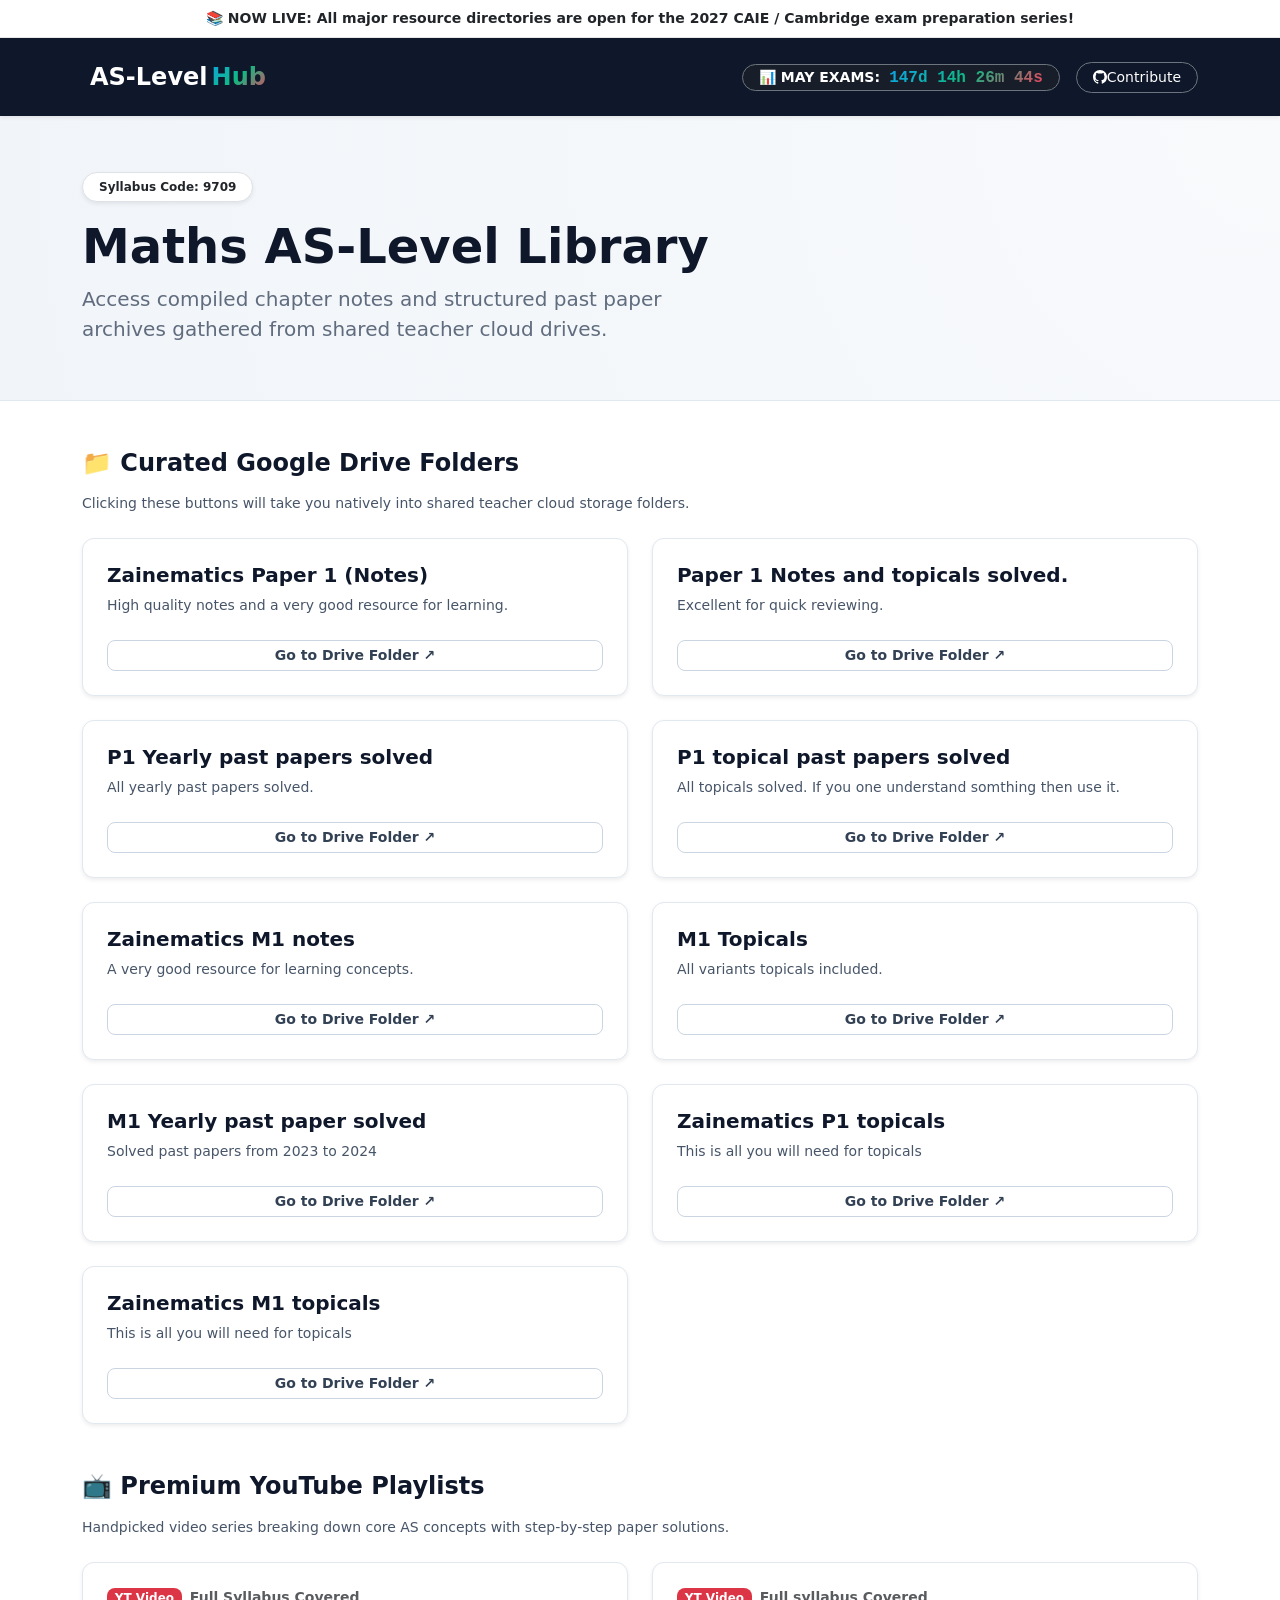
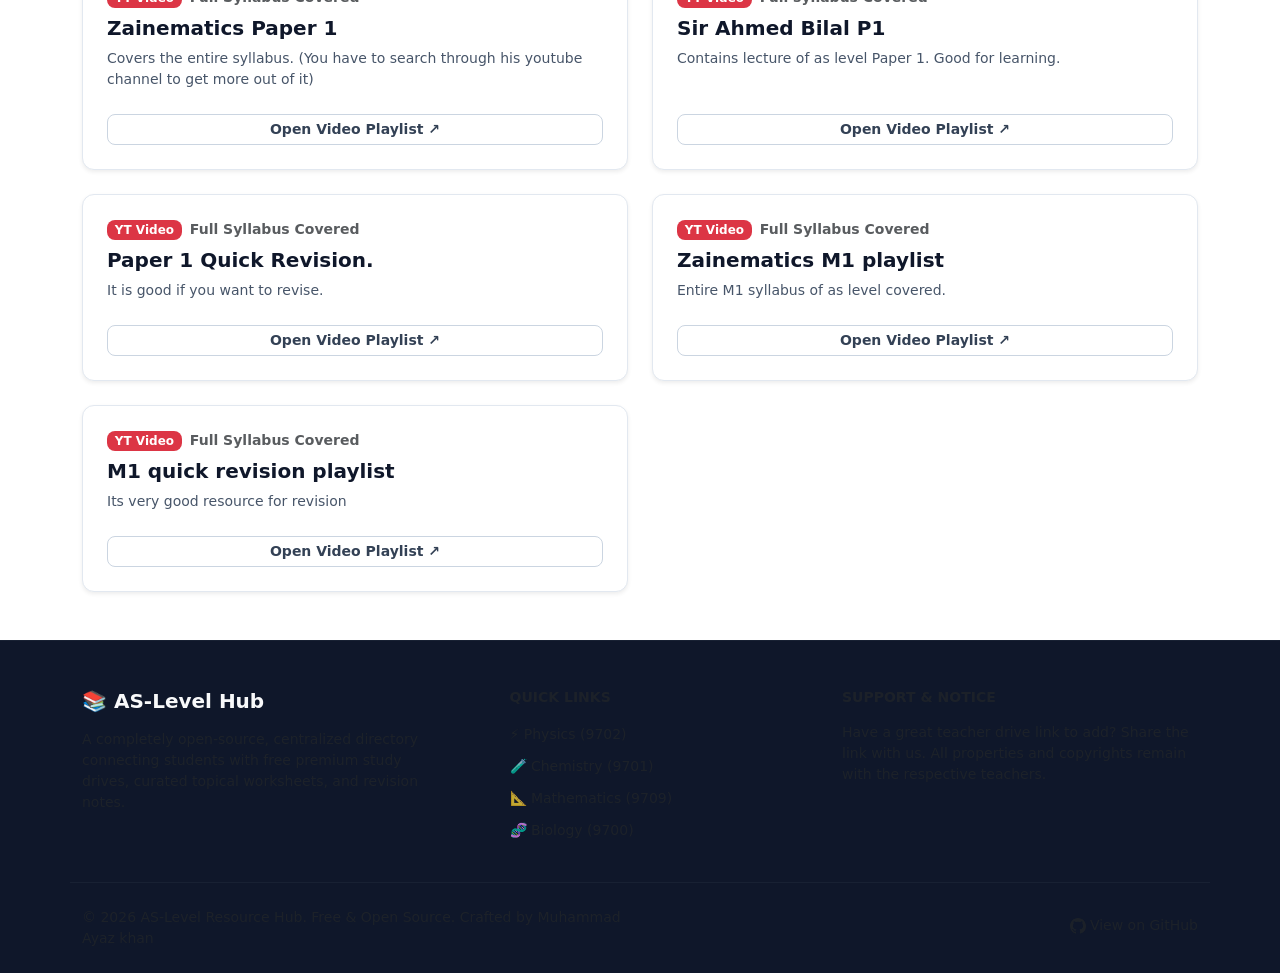
<file: maths.html>
<!DOCTYPE html>
<html lang="en">
<head>
    <meta charset="UTF-8">
    <meta name="viewport" content="width=device-width, initial-scale=1.0">
    <title>AS-Level Maths Resources</title>
    <link href="https://cdn.jsdelivr.net/npm/bootstrap@5.0.2/dist/css/bootstrap.min.css" rel="stylesheet" integrity="sha384-EVSTQN3/azprG1Anm3QDgpJLIm9Nao0Yz1ztcQTwFspd3yD65VohhpuuCOmLASjC" crossorigin="anonymous">
   <link rel="stylesheet" href="style.css">
    <link rel="icon" type="image/png" href="icon.png">

</head>
<body>
    <!-- 📢 Announcement / Alert Bar (Stays on top) -->
     <div class="bg-cyan py-2 text-center text-dark fw-bold small border-bottom border-dark    border-opacity-10">
      📚 NOW LIVE: All major resource directories are open for the 2027 CAIE / Cambridge exam preparation series!
     </div>

    <!-- 🧭 Upgraded Sticky Navigation Bar -->
    <nav class="navbar navbar-expand-lg navbar-dark bg-slate sticky-top shadow-sm py-3">
        <div class="container">
            <a class="navbar-brand fw-bold fs-4 d-flex align-items-center" href="index.html">
                <span class="me-2"></span> AS-Level <span class="text-gradient ms-1">Hub</span>
            </a>
            
            <!-- Navbar Actions -->
            <div class="d-flex align-items-center ms-auto">
                <!-- ⏱️ Live Exam Countdown (Hidden on ultra-small screens) -->
                <div class="bg-dark bg-opacity-50 text-light px-3 py-1.5 rounded-pill border border-secondary border-opacity-20 me-3 d-none d-sm-block">
                    <small class="text-white fw-bold me-1">📊 MAY EXAMS:</small>
                    <span id="countdown-timer" class="fw-mono text-gradient fw-bold">Loading...</span>
                </div>
                
                <a href="https://github.com" target="_blank" class="btn btn-sm btn-outline-secondary border-opacity-20 text-white d-flex align-items-center px-3 rounded-pill">
                    <svg xmlns="http://w3.org" width="14" height="14" fill="currentColor" class="bi bi-github me-1.5" viewBox="0 0 16 16"><path d="M8 0C3.58 0 0 3.58 0 8c0 3.54 2.29 6.53 5.47 7.59.4.07.55-.17.55-.38 0-.19-.01-.82-.01-1.49-2.01.37-2.53-.49-2.69-.94-.09-.23-.48-.94-.82-1.13-.28-.15-.68-.52-.01-.53.63-.01 1.08.58 1.23.82.72 1.21 1.87.87 2.33.66.07-.52.28-.87.51-1.07-1.78-.2-3.64-.89-3.64-3.95 0-.87.31-1.59.82-2.15-.08-.2-.36-1.02.08-2.12 0 0 .67-.21 2.2.82.64-.18 1.32-.27 2-.27s1.36.09 2 .27c1.53-1.04 2.2-.82 2.2-.82.44 1.1.16 1.92.08 2.12.51.56.82 1.27.82 2.15 0 3.07-1.87 3.75-3.65 3.95.29.25.54.73.54 1.48 0 1.07-.01 1.93-.01 2.2 0 .21.15.46.55.38A8.01 8.01 0 0 0 16 8c0-4.42-3.58-8-8-8"/></svg>
                    <span>Contribute</span>
                </a>
            </div>
        </div>
    </nav>

        <!-- 🚀 Physics Hero Section -->
    <header class="academic-hero py-5 text-center text-md-start overflow-hidden">
        <div class="container py-2">
            <span class="badge bg-white text-dark border rounded-pill mb-3 px-3 py-2 shadow-sm">
               Syllabus Code: 9709
            </span>
            <h1 class="display-5 fw-extrabold text-oxford tracking-tight mb-2">Maths AS-Level Library</h1>
            <p class="lead text-slate mb-0" style="max-width: 650px; opacity: 0.85;">
                Access compiled chapter notes and structured past paper archives gathered from shared teacher cloud drives.
            </p>
        </div>
    </header>

    <!-- 📂 Physics Main Content Section -->
    <main class="container my-5 flex-grow-1">
        <div class="row g-4">
            
            <!-- Section 1: Shared Teacher Drives -->
            <div class="col-12">
                <h3 class="fw-extrabold text-oxford mb-3 fs-4">📁 Curated Google Drive Folders</h3>
                <p class="text-slate small mb-4">Clicking these buttons will take you natively into shared teacher cloud storage folders.</p>
                
                <div class="row row-cols-1 row-cols-md-2 g-4">
                    <!-- Drive Folder Card 1 -->
                    <div class="col">
                        <div class="card h-100 shadow-sm resource-card bg-white border-top border-4 border-cyan">
                            <div class="card-body p-4 d-flex flex-column justify-content-between">
                                <div>
                                    <h5 class="fw-bold text-oxford mb-2">Zainematics Paper 1 (Notes)</h5>
                                    <p class="text-slate small mb-0">High quality notes and a very good resource for learning.</p>
                                </div>
                                <!-- Paste the teacher's drive URL inside href="" -->
                                <a href="https://drive.google.com/drive/folders/1KLbnNVScQhcZ1StxOpRSxHqQnCCMaaXf?usp=drive_link" target="_blank" class="btn btn-minimal-action btn-sm w-100 mt-4">Go to Drive Folder ↗</a>
                            </div>
                        </div>
                    </div>
                    
                    <!-- Drive Folder Card 2 -->
                    <div class="col">
                        <div class="card h-100 shadow-sm resource-card bg-white border-top border-4 border-cyan">
                            <div class="card-body p-4 d-flex flex-column justify-content-between">
                                <div>
                                    <h5 class="fw-bold text-oxford mb-2">Paper 1 Notes and topicals solved.</h5>
                                    <p class="text-slate small mb-0">Excellent for quick reviewing.</p>
                                </div>
                                <a href="https://drive.google.com/drive/folders/1otaCFY73mSRuylKBESAGBqfEbwQLlrdV?usp=drive_link" target="_blank" class="btn btn-minimal-action btn-sm w-100 mt-4">Go to Drive Folder ↗</a>
                            </div>
                        </div>
                    </div>
                    <!-- Drive Folder Card 2 -->
                    <div class="col">
                        <div class="card h-100 shadow-sm resource-card bg-white border-top border-4 border-cyan">
                            <div class="card-body p-4 d-flex flex-column justify-content-between">
                                <div>
                                    <h5 class="fw-bold text-oxford mb-2">P1 Yearly past papers solved</h5>
                                    <p class="text-slate small mb-0">All yearly past papers solved.</p>
                                </div>
                                <a href="https://drive.google.com/drive/folders/1S8uR3x1zSaOT0rvOvVob64hSY3ex_FhA?usp=drive_link" target="_blank" class="btn btn-minimal-action btn-sm w-100 mt-4">Go to Drive Folder ↗</a>
                            </div>
                        </div>
                    </div>
                    <!-- Drive Folder Card 2 -->
                    <div class="col">
                        <div class="card h-100 shadow-sm resource-card bg-white border-top border-4 border-cyan">
                            <div class="card-body p-4 d-flex flex-column justify-content-between">
                                <div>
                                    <h5 class="fw-bold text-oxford mb-2">P1 topical past papers solved</h5>
                                    <p class="text-slate small mb-0">All topicals solved. If you one understand somthing then use it.</p>
                                </div>
                                <a href="https://drive.google.com/drive/folders/1S_VxDCpQcoXBhQIr17mX2mwsuIRLFbEI?usp=drive_link" target="_blank" class="btn btn-minimal-action btn-sm w-100 mt-4">Go to Drive Folder ↗</a>
                            </div>
                        </div>
                    </div>

                    <!-- Drive Folder Card 2 -->
                    <div class="col">
                        <div class="card h-100 shadow-sm resource-card bg-white border-top border-4 border-cyan">
                            <div class="card-body p-4 d-flex flex-column justify-content-between">
                                <div>
                                    <h5 class="fw-bold text-oxford mb-2">Zainematics M1 notes</h5>
                                    <p class="text-slate small mb-0">A very good resource for learning concepts.</p>
                                </div>
                                <a href="https://drive.google.com/drive/folders/1BmvFSs17miZjzxx5WVcbIrsGW-PPG1a8?usp=drive_link" target="_blank" class="btn btn-minimal-action btn-sm w-100 mt-4">Go to Drive Folder ↗</a>
                            </div>
                        </div>
                    </div>

                    <!-- Drive Folder Card 2 -->
                    <div class="col">
                        <div class="card h-100 shadow-sm resource-card bg-white border-top border-4 border-cyan">
                            <div class="card-body p-4 d-flex flex-column justify-content-between">
                                <div>
                                    <h5 class="fw-bold text-oxford mb-2">M1 Topicals</h5>
                                    <p class="text-slate small mb-0">All variants topicals included.</p>
                                </div>
                                <a href="https://drive.google.com/file/d/1-TGLOY3_FzIbO_Q4W0qE9Vj1LOIY5wTN/view?usp=sharing" target="_blank" class="btn btn-minimal-action btn-sm w-100 mt-4">Go to Drive Folder ↗</a>
                            </div>
                        </div>
                    </div>

                    <!-- Drive Folder Card 2 -->
                    <div class="col">
                        <div class="card h-100 shadow-sm resource-card bg-white border-top border-4 border-cyan">
                            <div class="card-body p-4 d-flex flex-column justify-content-between">
                                <div>
                                    <h5 class="fw-bold text-oxford mb-2">M1 Yearly past paper solved</h5>
                                    <p class="text-slate small mb-0">Solved past papers from 2023 to 2024</p>
                                </div>
                                <a href="https://drive.google.com/file/d/19YyI-oQlsdI5lCmW699M1b4FOVuf4ZTU/view?usp=sharing" target="_blank" class="btn btn-minimal-action btn-sm w-100 mt-4">Go to Drive Folder ↗</a>
                            </div>
                        </div>
                    </div>

                    <!-- Drive Folder Card 2 -->
                    <div class="col">
                        <div class="card h-100 shadow-sm resource-card bg-white border-top border-4 border-cyan">
                            <div class="card-body p-4 d-flex flex-column justify-content-between">
                                <div>
                                    <h5 class="fw-bold text-oxford mb-2">Zainematics P1 topicals</h5>
                                    <p class="text-slate small mb-0">This is all you will need for topicals</p>
                                </div>
                                <a href="https://drive.google.com/drive/folders/13JREtJKAkm74qC0z9XagyXPX87t1yS9I?usp=drive_link" target="_blank" class="btn btn-minimal-action btn-sm w-100 mt-4">Go to Drive Folder ↗</a>
                            </div>
                        </div>
                    </div>

                    <!-- Drive Folder Card 2 -->
                    <div class="col">
                        <div class="card h-100 shadow-sm resource-card bg-white border-top border-4 border-cyan">
                            <div class="card-body p-4 d-flex flex-column justify-content-between">
                                <div>
                                    <h5 class="fw-bold text-oxford mb-2">Zainematics M1 topicals</h5>
                                    <p class="text-slate small mb-0">This is all you will need for topicals</p>
                                </div>
                                <a href="https://drive.google.com/drive/folders/1jzVkU6woZT1xgeCyRkhQvSxiLWTy3XUD?usp=drive_link" target="_blank" class="btn btn-minimal-action btn-sm w-100 mt-4">Go to Drive Folder ↗</a>
                            </div>
                        </div>
                    </div>


                </div>
            </div>

            <!-- Section2: Recommended YouTube Playlists -->
            <div class="col-12 mt-5">
                <h3 class="fw-extrabold text-oxford mb-3 fs-4">📺 Premium YouTube Playlists</h3>
                <p class="text-slate small mb-4">Handpicked video series breaking down core AS concepts with step-by-step paper solutions.</p>
                
                <div class="row row-cols-1 row-cols-md-2 g-4">
                    <!-- YouTube Card 1 -->
                    <div class="col">
                        <div class="card h-100 shadow-sm resource-card bg-white border-top border-4 border-cyan">
                            <div class="card-body p-4 d-flex flex-column justify-content-between">
                                <div>
                                    <div class="d-flex align-items-center mb-2">
                                        <span class="badge bg-danger text-white rounded-3 me-2 px-2.5 py-1 fw-bold small">YT Video</span>
                                        <small class="text-muted fw-bold">Full Syllabus Covered</small>
                                    </div>
                                    <h5 class="fw-bold text-oxford mb-2">Zainematics Paper 1</h5>
                                    <p class="text-slate small mb-0">Covers the entire syllabus. (You have to search through his youtube channel to get more out of it)</p>
                                </div>
                                <!-- Change href link directly to the target YouTube playlist address -->
                                <a href="https://youtube.com/playlist?list=PLLyqGZba3Xv2QFDhg6BCzvjDW0Use8_mD&si=QcYS73gFrHhoobns" target="_blank" class="btn btn-minimal-action btn-sm w-100 mt-4">Open Video Playlist ↗</a>
                            </div>
                        </div>
                    </div>
                    
                    <!-- YouTube Card 2 -->
                    <div class="col">
                        <div class="card h-100 shadow-sm resource-card bg-white border-top border-4 border-cyan">
                            <div class="card-body p-4 d-flex flex-column justify-content-between">
                                <div>
                                    <div class="d-flex align-items-center mb-2">
                                        <span class="badge bg-danger text-white rounded-3 me-2 px-2.5 py-1 fw-bold small">YT Video</span>
                                        <small class="text-muted fw-bold">Full syllabus Covered</small>
                                    </div>
                                    <h5 class="fw-bold text-oxford mb-2">Sir Ahmed Bilal P1</h5>
                                    <p class="text-slate small mb-0">Contains lecture of as level Paper 1. Good for learning.</p>
                                </div>
                                <a href="https://youtube.com/playlist?list=PLtxyMEBEejjmw1-bVL-jR-t_xhBDpnsxQ&si=0azK3PcGdP4h-hFU" target="_blank" class="btn btn-minimal-action btn-sm w-100 mt-4">Open Video Playlist ↗</a>
                            </div>
                        </div>
                    </div>

                    <!-- YouTube Card 1 -->
                    <div class="col">
                        <div class="card h-100 shadow-sm resource-card bg-white border-top border-4 border-cyan">
                            <div class="card-body p-4 d-flex flex-column justify-content-between">
                                <div>
                                    <div class="d-flex align-items-center mb-2">
                                        <span class="badge bg-danger text-white rounded-3 me-2 px-2.5 py-1 fw-bold small">YT Video</span>
                                        <small class="text-muted fw-bold">Full Syllabus Covered</small>
                                    </div>
                                    <h5 class="fw-bold text-oxford mb-2">Paper 1 Quick Revision.</h5>
                                    <p class="text-slate small mb-0">It is good if you want to revise.</p>
                                </div>
                                <!-- Change href link directly to the target YouTube playlist address -->
                                <a href="https://youtube.com/playlist?list=PLtxyMEBEejjm8Fo45akHCwbdry7rPXrkA&si=5dKpxE6OA3qZwNLP" target="_blank" class="btn btn-minimal-action btn-sm w-100 mt-4">Open Video Playlist ↗</a>
                            </div>
                        </div>
                    </div>

                    <!-- YouTube Card 1 -->
                    <div class="col">
                        <div class="card h-100 shadow-sm resource-card bg-white border-top border-4 border-cyan">
                            <div class="card-body p-4 d-flex flex-column justify-content-between">
                                <div>
                                    <div class="d-flex align-items-center mb-2">
                                        <span class="badge bg-danger text-white rounded-3 me-2 px-2.5 py-1 fw-bold small">YT Video</span>
                                        <small class="text-muted fw-bold">Full Syllabus Covered</small>
                                    </div>
                                    <h5 class="fw-bold text-oxford mb-2">Zainematics M1 playlist</h5>
                                    <p class="text-slate small mb-0">Entire M1 syllabus of as level covered.</p>
                                </div>
                                <!-- Change href link directly to the target YouTube playlist address -->
                                <a href="https://youtube.com/playlist?list=PLLyqGZba3Xv0dk0CsCK-ua95z4i_eFzF8&si=55sysYYQFcBsaOWl" target="_blank" class="btn btn-minimal-action btn-sm w-100 mt-4">Open Video Playlist ↗</a>
                            </div>
                        </div>
                    </div>

                    <!-- YouTube Card 1 -->
                    <div class="col">
                        <div class="card h-100 shadow-sm resource-card bg-white border-top border-4 border-cyan">
                            <div class="card-body p-4 d-flex flex-column justify-content-between">
                                <div>
                                    <div class="d-flex align-items-center mb-2">
                                        <span class="badge bg-danger text-white rounded-3 me-2 px-2.5 py-1 fw-bold small">YT Video</span>
                                        <small class="text-muted fw-bold">Full Syllabus Covered</small>
                                    </div>
                                    <h5 class="fw-bold text-oxford mb-2">M1 quick revision playlist</h5>
                                    <p class="text-slate small mb-0">Its very good resource for revision</p>
                                </div>
                                <!-- Change href link directly to the target YouTube playlist address -->
                                <a href="https://youtube.com/playlist?list=PLtxyMEBEejjlb9E4263miZIR3WoAqrZRT&si=wzWCdj34WF0xkEQD" target="_blank" class="btn btn-minimal-action btn-sm w-100 mt-4">Open Video Playlist ↗</a>
                            </div>
                        </div>
                    </div>

                </div>
            </div>


        </div>
    </main>





            <!-- 🗺️ Footer Section -->
    <footer class="bg-slate text-light pt-5 pb-4 mt-auto border-top border-secondary border-opacity-10">
        <div class="container">
            <div class="row g-4 justify-content-between">
                
                <!-- Left Column: Branding & About -->
                <div class="col-lg-4 col-md-6">
                    <h5 class="fw-bold mb-3"><span class="text-cyan">📚</span> AS-Level Hub</h5>
                    <p class="text-muted small lh-base">
                        A completely open-source, centralized directory connecting students with free premium study drives, curated topical worksheets, and revision notes.
                    </p>
                </div>

                <!-- Middle Column: Quick Subject Links -->
                <div class="col-lg-3 col-md-6">
                    <h6 class="text-uppercase fw-bold mb-3 tracking-wider text-muted small">Quick Links</h6>
                    <ul class="list-unstyled footer-links">
                        <li class="mb-2"><a href="physics.html" class="text-decoration-none text-muted small hover-cyan">⚡ Physics (9702)</a></li>
                        <li class="mb-2"><a href="chemistry.html" class="text-decoration-none text-muted small hover-emerald">🧪 Chemistry (9701)</a></li>
                        <li class="mb-2"><a href="maths.html" class="text-decoration-none text-muted small hover-coral">📐 Mathematics (9709)</a></li>
                        <li class="mb-2"><a href="biology.html" class="text-decoration-none text-muted small hover-magenta">🧬 Biology (9700)</a></li>

                    </ul>
                </div>

                <!-- Right Column: Contribution/Disclaimer -->
                <div class="col-lg-4 col-md-12">
                    <h6 class="text-uppercase fw-bold mb-3 tracking-wider text-muted small">Support & Notice</h6>
                    <p class="text-muted small mb-0">
                        Have a great teacher drive link to add? Share the link with us. All properties and copyrights remain with the respective teachers.
                    </p>
                </div>

            </div>

            <!-- Bottom Copyright & GitHub Link Bar -->
            <div class="row mt-4 pt-4 border-top border-secondary border-opacity-10 align-items-center">
                <div class="col-md-6 text-center text-md-start">
                    <p class="text-muted small mb-0">&copy; 2026 AS-Level Resource Hub. Free & Open Source.  Crafted by Muhammad Ayaz khan</p>
                </div>
                <div class="col-md-6 text-center text-md-end mt-2 mt-md-0">
                    <a href="https://github.com" target="_blank" class="text-muted text-decoration-none small hover-cyan d-inline-flex align-items-center">
                        <svg xmlns="http://w3.org" width="16" height="16" fill="currentColor" class="bi bi-github me-1" viewBox="0 0 16 16">
                            <path d="M8 0C3.58 0 0 3.58 0 8c0 3.54 2.29 6.53 5.47 7.59.4.07.55-.17.55-.38 0-.19-.01-.82-.01-1.49-2.01.37-2.53-.49-2.69-.94-.09-.23-.48-.94-.82-1.13-.28-.15-.68-.52-.01-.53.63-.01 1.08.58 1.23.82.72 1.21 1.87.87 2.33.66.07-.52.28-.87.51-1.07-1.78-.2-3.64-.89-3.64-3.95 0-.87.31-1.59.82-2.15-.08-.2-.36-1.02.08-2.12 0 0 .67-.21 2.2.82.64-.18 1.32-.27 2-.27s1.36.09 2 .27c1.53-1.04 2.2-.82 2.2-.82.44 1.1.16 1.92.08 2.12.51.56.82 1.27.82 2.15 0 3.07-1.87 3.75-3.65 3.95.29.25.54.73.54 1.48 0 1.07-.01 1.93-.01 2.2 0 .21.15.46.55.38A8.01 8.01 0 0 0 16 8c0-4.42-3.58-8-8-8"/>
                        </svg> View on GitHub
                    </a>
                </div>
            </div>
        </div>
    </footer>

   


     <script src="https://cdn.jsdelivr.net/npm/bootstrap@5.0.2/dist/js/bootstrap.bundle.min.js" integrity="sha384-MrcW6ZMFYlzcLA8Nl+NtUVF0sA7MsXsP1UyJoMp4YLEuNSfAP+JcXn/tWtIaxVXM" crossorigin="anonymous"></script>
    <script>
        function updateExamCountdown() {
            // Target exam session date: May 1, 2027
            const targetExamDate = new Date("May 1, 2027 09:00:00").getTime();
            const currentTime = new Date().getTime();
            const timeDifference = targetExamDate - currentTime;

            // Target element safety check
            const displayElement = document.getElementById("countdown-timer");
            if (!displayElement) return;

            // If the date has passed
            if (timeDifference <= 0) {
                displayElement.innerText = "Exams Live! 📝";
                return;
            }

            // Standard mathematical conversion rules for time units
            const calculatedDays = Math.floor(timeDifference / (1000 * 60 * 60 * 24));
            const calculatedHours = Math.floor((timeDifference % (1000 * 60 * 60 * 24)) / (1000 * 60 * 60));
            const calculatedMinutes = Math.floor((timeDifference % (1000 * 60 * 60)) / (1000 * 60));
            const calculatedSeconds = Math.floor((timeDifference % (1000 * 60)) / 1000);

            // Print the live values instantly inside the pill element
            displayElement.innerText = `${calculatedDays}d ${calculatedHours}h ${calculatedMinutes}m ${calculatedSeconds}s`;
        }

        // Run calculation instantly on page load
        updateExamCountdown();
        
        // Refresh values seamlessly every single second (1000 milliseconds)
        setInterval(updateExamCountdown, 1000);
    
    </script>

</body>
</html>
</file>
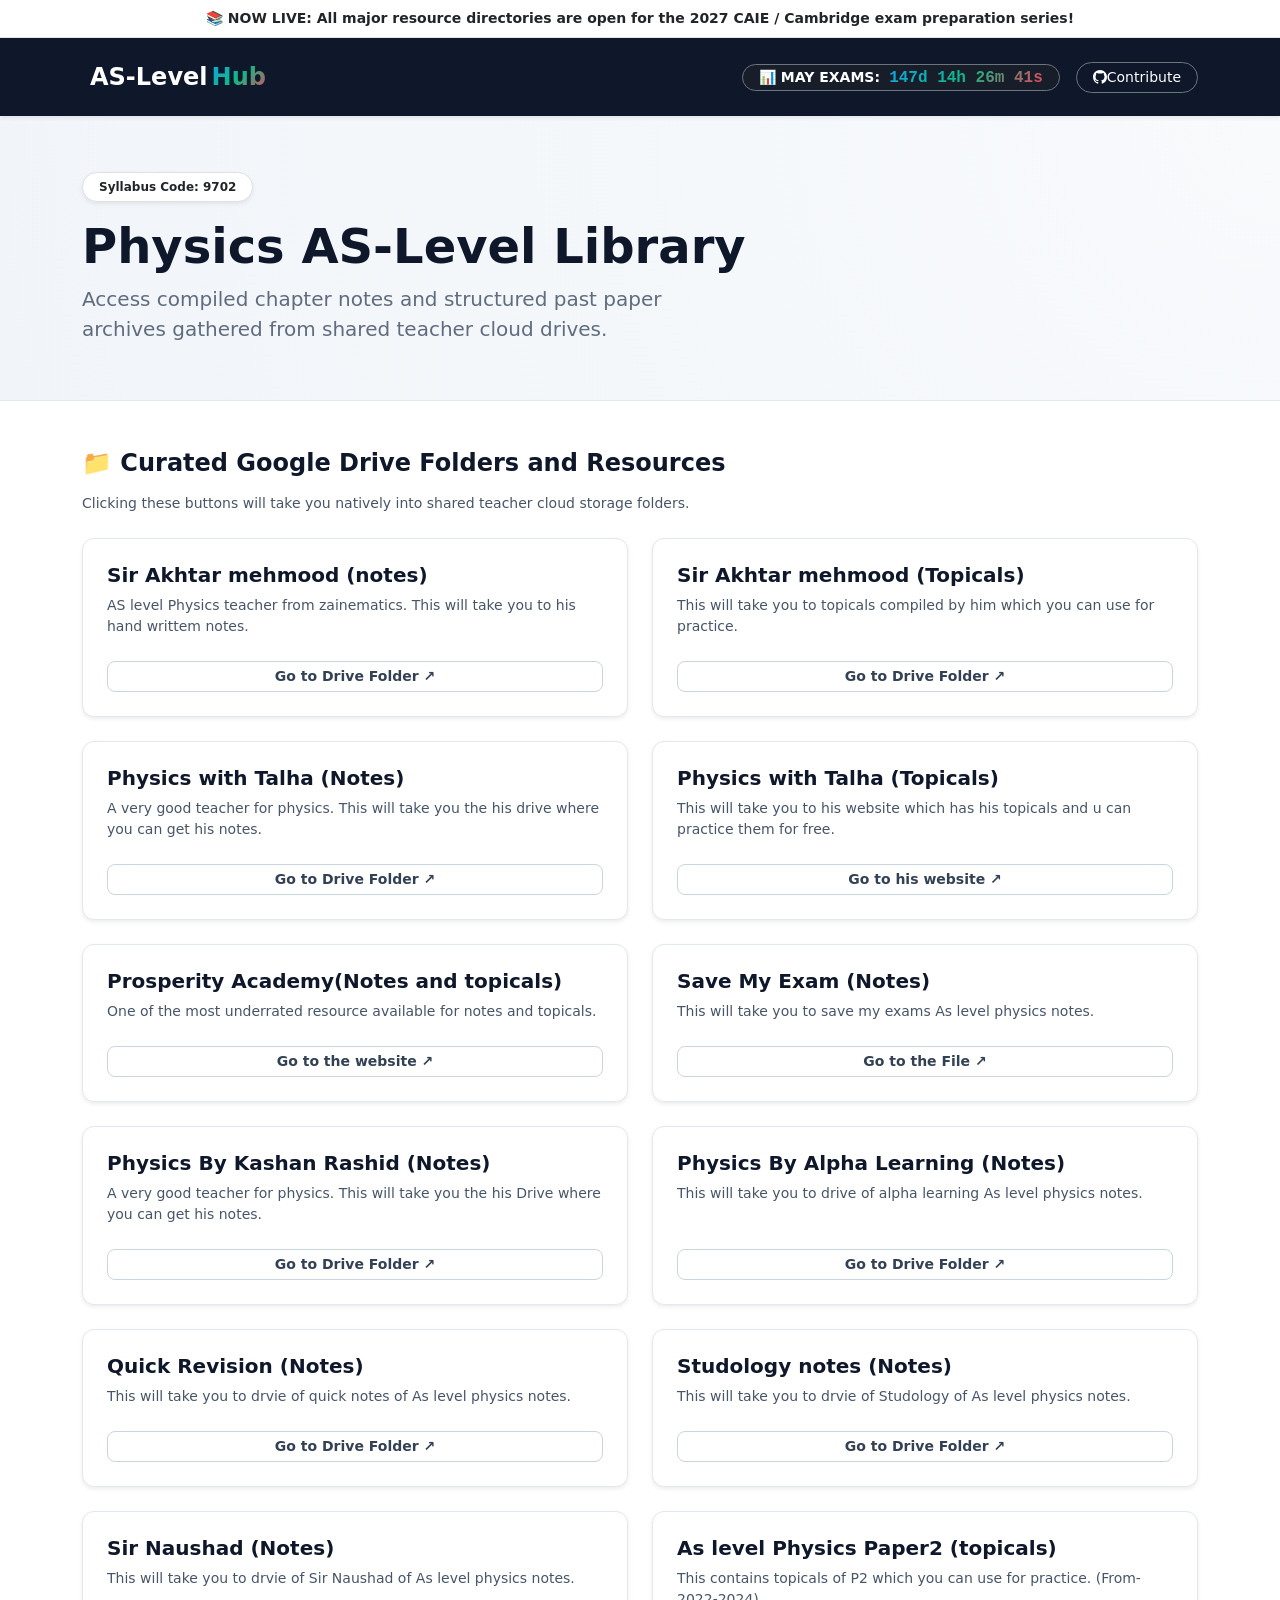
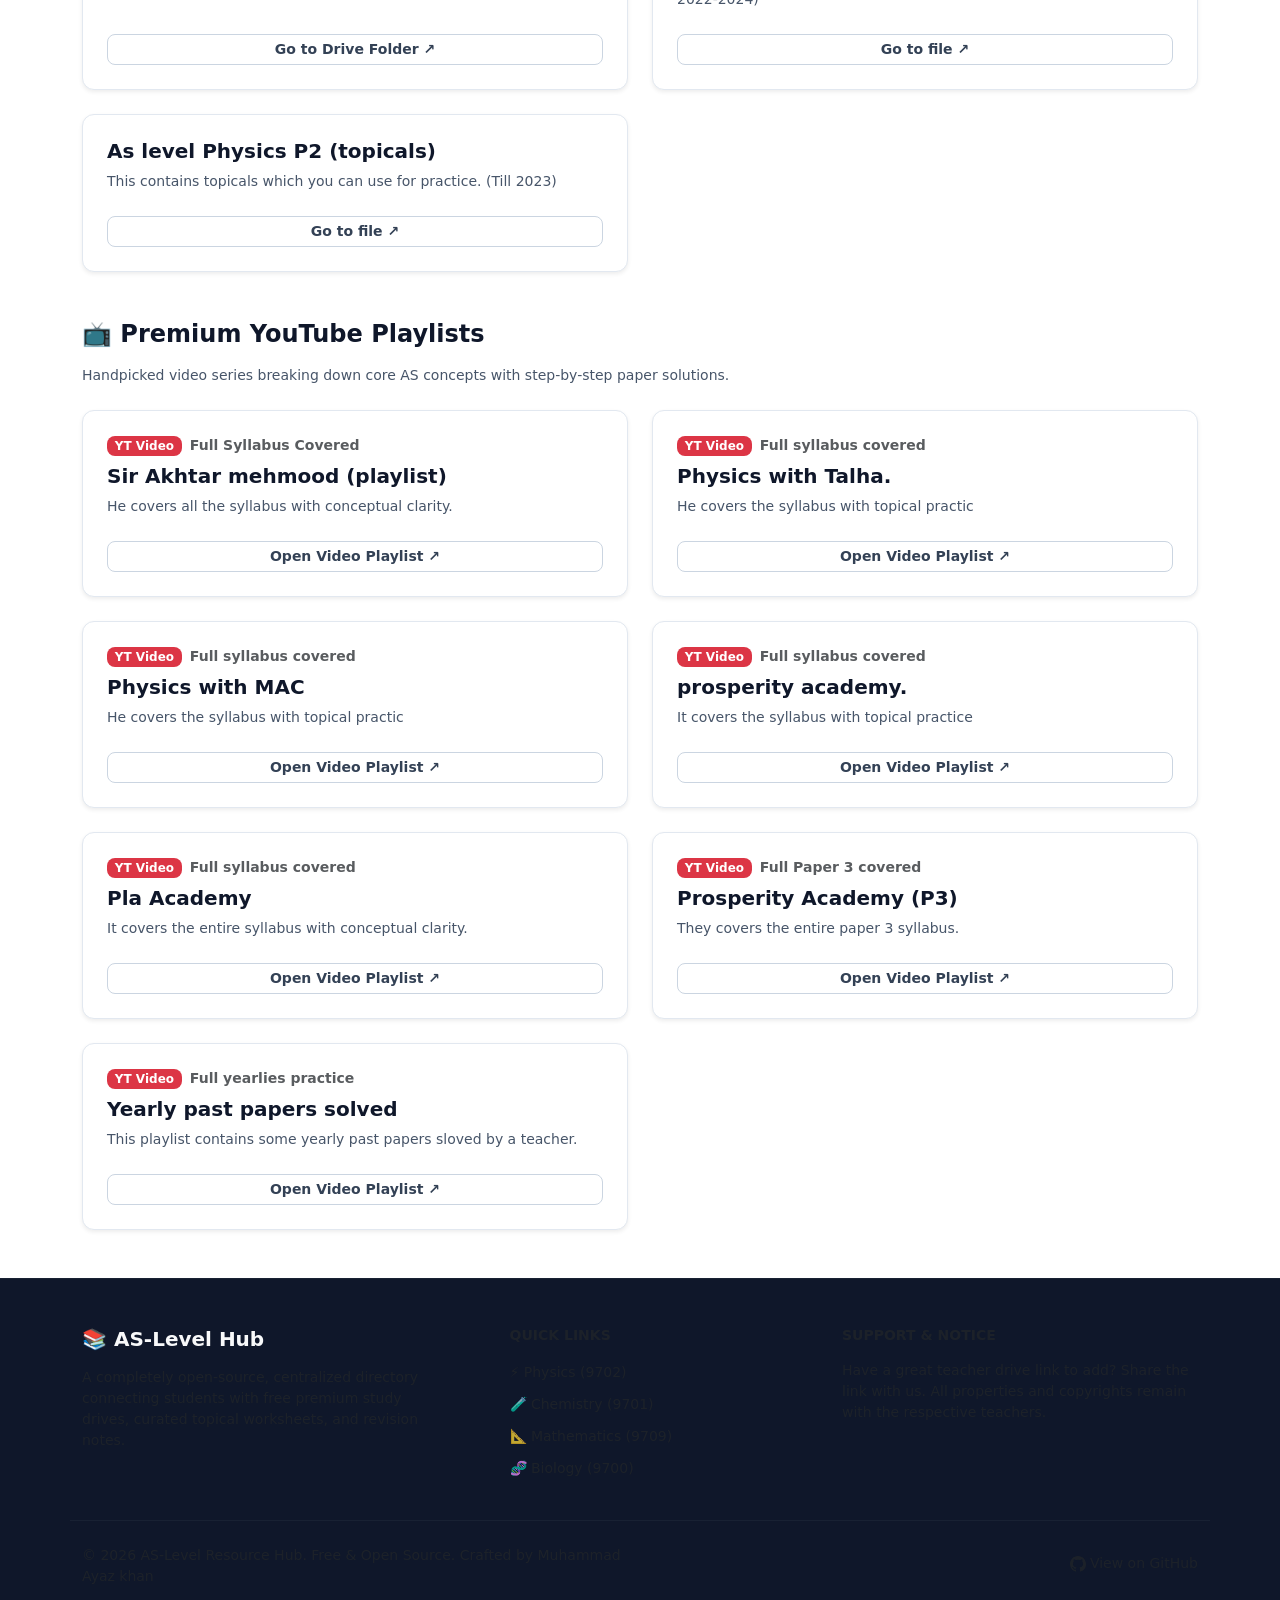
<file: physics.html>
<!DOCTYPE html>
<html lang="en">
<head>
    <meta charset="UTF-8">
    <meta name="viewport" content="width=device-width, initial-scale=1.0">
    <title>AS-Level Physics Resources</title>
    <link href="https://cdn.jsdelivr.net/npm/bootstrap@5.0.2/dist/css/bootstrap.min.css" rel="stylesheet" integrity="sha384-EVSTQN3/azprG1Anm3QDgpJLIm9Nao0Yz1ztcQTwFspd3yD65VohhpuuCOmLASjC" crossorigin="anonymous">
   <link rel="stylesheet" href="style.css">
   <link rel="icon" type="image/png" href="icon.png">

</head>
<body>
    <!-- 📢 Announcement / Alert Bar (Stays on top) -->
     <div class="bg-cyan py-2 text-center text-dark fw-bold small border-bottom border-dark    border-opacity-10">
      📚 NOW LIVE: All major resource directories are open for the 2027 CAIE / Cambridge exam preparation series!
     </div>

    <!-- 🧭 Upgraded Sticky Navigation Bar -->
    <nav class="navbar navbar-expand-lg navbar-dark bg-slate sticky-top shadow-sm py-3">
        <div class="container">
            <a class="navbar-brand fw-bold fs-4 d-flex align-items-center" href="index.html">
                <span class="me-2"></span> AS-Level <span class="text-gradient ms-1">Hub</span>
            </a>
            
            <!-- Navbar Actions -->
            <div class="d-flex align-items-center ms-auto">
                <!-- ⏱️ Live Exam Countdown (Hidden on ultra-small screens) -->
                <div class="bg-dark bg-opacity-50 text-light px-3 py-1.5 rounded-pill border border-secondary border-opacity-20 me-3 d-none d-sm-block">
                    <small class="text-white fw-bold me-1">📊 MAY EXAMS:</small>
                    <span id="countdown-timer" class="fw-mono text-gradient fw-bold">Loading...</span>
                </div>
                
                <a href="https://github.com" target="_blank" class="btn btn-sm btn-outline-secondary border-opacity-20 text-white d-flex align-items-center px-3 rounded-pill">
                    <svg xmlns="http://w3.org" width="14" height="14" fill="currentColor" class="bi bi-github me-1.5" viewBox="0 0 16 16"><path d="M8 0C3.58 0 0 3.58 0 8c0 3.54 2.29 6.53 5.47 7.59.4.07.55-.17.55-.38 0-.19-.01-.82-.01-1.49-2.01.37-2.53-.49-2.69-.94-.09-.23-.48-.94-.82-1.13-.28-.15-.68-.52-.01-.53.63-.01 1.08.58 1.23.82.72 1.21 1.87.87 2.33.66.07-.52.28-.87.51-1.07-1.78-.2-3.64-.89-3.64-3.95 0-.87.31-1.59.82-2.15-.08-.2-.36-1.02.08-2.12 0 0 .67-.21 2.2.82.64-.18 1.32-.27 2-.27s1.36.09 2 .27c1.53-1.04 2.2-.82 2.2-.82.44 1.1.16 1.92.08 2.12.51.56.82 1.27.82 2.15 0 3.07-1.87 3.75-3.65 3.95.29.25.54.73.54 1.48 0 1.07-.01 1.93-.01 2.2 0 .21.15.46.55.38A8.01 8.01 0 0 0 16 8c0-4.42-3.58-8-8-8"/></svg>
                    <span>Contribute</span>
                </a>
            </div>
        </div>
    </nav>

        <!-- 🚀 Physics Hero Section -->
    <header class="academic-hero py-5 text-center text-md-start overflow-hidden">
        <div class="container py-2">
            <span class="badge bg-white text-dark border rounded-pill mb-3 px-3 py-2 shadow-sm">
               Syllabus Code: 9702
            </span>
            <h1 class="display-5 fw-extrabold text-oxford tracking-tight mb-2">Physics AS-Level Library</h1>
            <p class="lead text-slate mb-0" style="max-width: 650px; opacity: 0.85;">
                Access compiled chapter notes and structured past paper archives gathered from shared teacher cloud drives.
            </p>
        </div>
    </header>

    <!-- 📂 Physics Main Content Section -->
    <main class="container my-5 flex-grow-1">
        <div class="row g-4">
            
            <!-- Section 1: Shared Teacher Drives -->
            <div class="col-12">
                <h3 class="fw-extrabold text-oxford mb-3 fs-4">📁 Curated Google Drive Folders and Resources</h3>
                <p class="text-slate small mb-4">Clicking these buttons will take you natively into shared teacher cloud storage folders.</p>
                
                <div class="row row-cols-1 row-cols-md-2 g-4">
                    <!-- Drive Folder Card 1 -->
                    <div class="col">
                        <div class="card h-100 shadow-sm resource-card bg-white border-top border-4 border-cyan">
                            <div class="card-body p-4 d-flex flex-column justify-content-between">
                                <div>
                                    <h5 class="fw-bold text-oxford mb-2">Sir Akhtar mehmood (notes)</h5>
                                    <p class="text-slate small mb-0">AS level Physics teacher from zainematics. This will take you to his hand writtem notes. </p>
                                </div>
                                <!-- Paste the teacher's drive URL inside href="" -->
                                <a href="https://drive.google.com/drive/folders/13P4GpFWRoJPMC1qf24TeUNBObxUFCbLQ" target="_blank" class="btn btn-minimal-action btn-sm w-100 mt-4">Go to Drive Folder ↗</a>
                            </div>
                        </div>
                    </div>
                    
                    <!-- Drive Folder Card 2 -->
                    <div class="col">
                        <div class="card h-100 shadow-sm resource-card bg-white border-top border-4 border-cyan">
                            <div class="card-body p-4 d-flex flex-column justify-content-between">
                                <div>
                                    <h5 class="fw-bold text-oxford mb-2">Sir Akhtar mehmood (Topicals)</h5>
                                    <p class="text-slate small mb-0">This will take you to topicals compiled by him which you can use for practice.</p>
                                </div>
                                <a href="https://drive.google.com/drive/folders/10keGhuznhNU2c0vYDzlIZQ9PAx7N3UsM" target="_blank" class="btn btn-minimal-action btn-sm w-100 mt-4">Go to Drive Folder ↗</a>
                            </div>
                        </div>
                    </div>
                    <!-- Drive Folder Card 2 -->
                    <div class="col">
                        <div class="card h-100 shadow-sm resource-card bg-white border-top border-4 border-cyan">
                            <div class="card-body p-4 d-flex flex-column justify-content-between">
                                <div>
                                    <h5 class="fw-bold text-oxford mb-2">Physics with Talha (Notes)</h5>
                                    <p class="text-slate small mb-0">A very good teacher for physics. This will take you the his drive where you can get his notes.</p>
                                </div>
                                <a href="https://drive.google.com/drive/folders/1JEX2tMVZ0fBZAiULE7Aj_YIZpLGrMrJV?usp=drive_link" target="_blank" class="btn btn-minimal-action btn-sm w-100 mt-4">Go to Drive Folder ↗</a>
                            </div>
                        </div>
                    </div>
                    <!-- Drive Folder Card 2 -->
                    <div class="col">
                        <div class="card h-100 shadow-sm resource-card bg-white border-top border-4 border-cyan">
                            <div class="card-body p-4 d-flex flex-column justify-content-between">
                                <div>
                                    <h5 class="fw-bold text-oxford mb-2">Physics with Talha (Topicals)</h5>
                                    <p class="text-slate small mb-0">This will take you to his website which has his topicals and u can practice them for free.</p>
                                </div>
                                <a href="https://physicswithtalha.com/as-level-physics-resources/topical-past-papers/" target="_blank" class="btn btn-minimal-action btn-sm w-100 mt-4">Go to his website ↗</a>
                            </div>
                        </div>
                    </div>
                    <div class="col">
                        <div class="card h-100 shadow-sm resource-card bg-white border-top border-4 border-cyan">
                            <div class="card-body p-4 d-flex flex-column justify-content-between">
                                <div>
                                    <h5 class="fw-bold text-oxford mb-2">Prosperity Academy(Notes and topicals)</h5>
                                    <p class="text-slate small mb-0">One of the most underrated resource available for notes and topicals.</p>
                                </div>
                                <a href="https://www.prosperityacademics.com/free-resources#resources" target="_blank" class="btn btn-minimal-action btn-sm w-100 mt-4">Go to the website ↗</a>
                            </div>
                        </div>
                    </div>
                    <!-- Drive Folder Card 2 -->
                    <div class="col">
                        <div class="card h-100 shadow-sm resource-card bg-white border-top border-4 border-cyan">
                            <div class="card-body p-4 d-flex flex-column justify-content-between">
                                <div>
                                    <h5 class="fw-bold text-oxford mb-2">Save My Exam (Notes)
                                    </h5>
                                    <p class="text-slate small mb-0">This will take you to save my exams As level physics notes. </p>
                                </div>
                                <a href="https://drive.google.com/file/d/10IjMY_pbW5eRx3Ui4fh11qugoHcxum7L/view?usp=sharing" target="_blank" class="btn btn-minimal-action btn-sm w-100 mt-4">Go to the File ↗</a>
                            </div>
                        </div>
                    </div>
                    <!-- Drive Folder Card 2 -->
                    <div class="col">
                        <div class="card h-100 shadow-sm resource-card bg-white border-top border-4 border-cyan">
                            <div class="card-body p-4 d-flex flex-column justify-content-between">
                                <div>
                                    <h5 class="fw-bold text-oxford mb-2">Physics By Kashan Rashid (Notes)</h5>
                                    <p class="text-slate small mb-0">A very good teacher for physics. This will take you the his Drive where you can get his notes.</p>
                                </div>
                                <a href="https://drive.google.com/drive/folders/1F9PWccI3BEouok4_NKIF8n6VjVEl300Y?usp=drive_link" target="_blank" class="btn btn-minimal-action btn-sm w-100 mt-4">Go to Drive Folder ↗</a>
                            </div>
                        </div>
                    </div>
                    <!-- Drive Folder Card 2 -->
                    <div class="col">
                        <div class="card h-100 shadow-sm resource-card bg-white border-top border-4 border-cyan">
                            <div class="card-body p-4 d-flex flex-column justify-content-between">
                                <div>
                                    <h5 class="fw-bold text-oxford mb-2">Physics By Alpha Learning (Notes)
                                    </h5>
                                    <p class="text-slate small mb-0">This will take you to drive of alpha learning As level physics notes. </p>
                                </div>
                                <a href="https://drive.google.com/drive/folders/16S118arm0XM0d5SCrZ6rvtNz4I2g6xz4?usp=drive_link" target="_blank" class="btn btn-minimal-action btn-sm w-100 mt-4">Go to Drive Folder ↗</a>
                            </div>
                        </div>
                    </div>
                    <!-- Drive Folder Card 2 -->
                    <div class="col">
                        <div class="card h-100 shadow-sm resource-card bg-white border-top border-4 border-cyan">
                            <div class="card-body p-4 d-flex flex-column justify-content-between">
                                <div>
                                    <h5 class="fw-bold text-oxford mb-2">Quick Revision (Notes)
                                    </h5>
                                    <p class="text-slate small mb-0">This will take you to drvie of quick notes of As level physics notes. </p>
                                </div>
                                <a href="https://drive.google.com/drive/folders/1UkdQBq3Ui6rJnJzXGw0WOeeGINfi_8uC?usp=drive_link" target="_blank" class="btn btn-minimal-action btn-sm w-100 mt-4">Go to Drive Folder ↗</a>
                            </div>
                        </div>
                    </div>
                    <!-- Drive Folder Card 2 -->
                    <div class="col">
                        <div class="card h-100 shadow-sm resource-card bg-white border-top border-4 border-cyan">
                            <div class="card-body p-4 d-flex flex-column justify-content-between">
                                <div>
                                    <h5 class="fw-bold text-oxford mb-2">Studology notes (Notes)
                                    </h5>
                                    <p class="text-slate small mb-0">This will take you to drvie of Studology of As level physics notes. </p>
                                </div>
                                <a href="https://drive.google.com/drive/folders/1zGRkz0mHYZksylAo7cxS27VkluCXnknc?usp=drive_link" target="_blank" class="btn btn-minimal-action btn-sm w-100 mt-4">Go to Drive Folder ↗</a>
                            </div>
                        </div>
                    </div>
                    <!-- Drive Folder Card 2 -->
                    <div class="col">
                        <div class="card h-100 shadow-sm resource-card bg-white border-top border-4 border-cyan">
                            <div class="card-body p-4 d-flex flex-column justify-content-between">
                                <div>
                                    <h5 class="fw-bold text-oxford mb-2">Sir Naushad (Notes)
                                    </h5>
                                    <p class="text-slate small mb-0">This will take you to drvie of Sir Naushad of As level physics notes. </p>
                                </div>
                                <a href="https://drive.google.com/drive/folders/1majcWjQ4Wytz5JmDi5mD-csxghchS34u?usp=drive_link" target="_blank" class="btn btn-minimal-action btn-sm w-100 mt-4">Go to Drive Folder ↗</a>
                            </div>
                        </div>
                    </div>
                    <!-- Drive Folder Card 2 -->
                    <div class="col">
                        <div class="card h-100 shadow-sm resource-card bg-white border-top border-4 border-cyan">
                            <div class="card-body p-4 d-flex flex-column justify-content-between">
                                <div>
                                    <h5 class="fw-bold text-oxford mb-2">As level Physics Paper2  (topicals)
                                    </h5>
                                    <p class="text-slate small mb-0">This contains topicals of P2 which you can use for practice. (From-2022-2024) </p>
                                </div>
                                <a href="https://drive.google.com/file/d/1ykTMp6bJFxFS6uCMtJY4lOR_OlRi8MHI/view?usp=sharing" target="_blank" class="btn btn-minimal-action btn-sm w-100 mt-4">Go to file ↗</a>
                            </div>
                        </div>
                    </div>

                    <!-- Drive Folder Card 2 -->
                    <div class="col">
                        <div class="card h-100 shadow-sm resource-card bg-white border-top border-4 border-cyan">
                            <div class="card-body p-4 d-flex flex-column justify-content-between">
                                <div>
                                    <h5 class="fw-bold text-oxford mb-2">As level Physics P2 (topicals)
                                    </h5>
                                    <p class="text-slate small mb-0">This contains topicals which you can use for practice. (Till 2023)</p>
                                </div>
                                <a href="https://drive.google.com/file/d/1BY50mgTbGP_VasBsOCn-IACX4jd4VLD2/view?usp=sharing" target="_blank" class="btn btn-minimal-action btn-sm w-100 mt-4">Go to file ↗</a>
                            </div>
                        </div>
                    </div>


                </div>
            </div>

            <!-- Section2: Recommended YouTube Playlists -->
            <div class="col-12 mt-5">
                <h3 class="fw-extrabold text-oxford mb-3 fs-4">📺 Premium YouTube Playlists</h3>
                <p class="text-slate small mb-4">Handpicked video series breaking down core AS concepts with step-by-step paper solutions.</p>
                
                <div class="row row-cols-1 row-cols-md-2 g-4">
                    <!-- YouTube Card 1 -->
                    <div class="col">
                        <div class="card h-100 shadow-sm resource-card bg-white border-top border-4 border-cyan">
                            <div class="card-body p-4 d-flex flex-column justify-content-between">
                                <div>
                                    <div class="d-flex align-items-center mb-2">
                                        <span class="badge bg-danger text-white rounded-3 me-2 px-2.5 py-1 fw-bold small">YT Video</span>
                                        <small class="text-muted fw-bold">Full Syllabus Covered</small>
                                    </div>
                                    <h5 class="fw-bold text-oxford mb-2">Sir Akhtar mehmood (playlist)</h5>
                                    <p class="text-slate small mb-0">He covers all the syllabus with conceptual clarity.</p>
                                </div>
                                <!-- Change href link directly to the target YouTube playlist address -->
                                <a href="https://www.youtube.com/playlist?list=PLLyqGZba3Xv3KvglAneF_dE8KqMF8uALL" target="_blank" class="btn btn-minimal-action btn-sm w-100 mt-4">Open Video Playlist ↗</a>
                            </div>
                        </div>
                    </div>
                    
                    <!-- YouTube Card 2 -->
                    <div class="col">
                        <div class="card h-100 shadow-sm resource-card bg-white border-top border-4 border-cyan">
                            <div class="card-body p-4 d-flex flex-column justify-content-between">
                                <div>
                                    <div class="d-flex align-items-center mb-2">
                                        <span class="badge bg-danger text-white rounded-3 me-2 px-2.5 py-1 fw-bold small">YT Video</span>
                                        <small class="text-muted fw-bold">Full syllabus covered</small>
                                    </div>
                                    <h5 class="fw-bold text-oxford mb-2">Physics with Talha.</h5>
                                    <p class="text-slate small mb-0">He covers the syllabus with topical practic</p>
                                </div>
                                <a href="https://www.youtube.com/playlist?list=PLx4ifirilyxA-6z8ENTMRkD9xiznbdnMB" target="_blank" class="btn btn-minimal-action btn-sm w-100 mt-4">Open Video Playlist ↗</a>
                            </div>
                        </div>
                    </div>

                    <!-- YouTube Card 2 -->
                    <div class="col">
                        <div class="card h-100 shadow-sm resource-card bg-white border-top border-4 border-cyan">
                            <div class="card-body p-4 d-flex flex-column justify-content-between">
                                <div>
                                    <div class="d-flex align-items-center mb-2">
                                        <span class="badge bg-danger text-white rounded-3 me-2 px-2.5 py-1 fw-bold small">YT Video</span>
                                        <small class="text-muted fw-bold">Full syllabus covered</small>
                                    </div>
                                    <h5 class="fw-bold text-oxford mb-2">Physics with MAC</h5>
                                    <p class="text-slate small mb-0">He covers the syllabus with topical practic</p>
                                </div>
                                <a href="https://youtube.com/playlist?list=PLHYc8nztxuQdRbD6Vp5lpEgIRwZRIdAq1&si=IoRgxyl2AIlv5esY" target="_blank" class="btn btn-minimal-action btn-sm w-100 mt-4">Open Video Playlist ↗</a>
                            </div>
                        </div>
                    </div>

                    <!-- YouTube Card 2 -->
                    <div class="col">
                        <div class="card h-100 shadow-sm resource-card bg-white border-top border-4 border-cyan">
                            <div class="card-body p-4 d-flex flex-column justify-content-between">
                                <div>
                                    <div class="d-flex align-items-center mb-2">
                                        <span class="badge bg-danger text-white rounded-3 me-2 px-2.5 py-1 fw-bold small">YT Video</span>
                                        <small class="text-muted fw-bold">Full syllabus covered</small>
                                    </div>
                                    <h5 class="fw-bold text-oxford mb-2">prosperity academy.</h5>
                                    <p class="text-slate small mb-0">It covers the syllabus with topical practice</p>
                                </div>
                                <a href="https://youtube.com/playlist?list=PLSBFqfc8s2mOKfh1cvvb85YCAhnpT4eSk&si=lBqA-_gHCeyULqWT" target="_blank" class="btn btn-minimal-action btn-sm w-100 mt-4">Open Video Playlist ↗</a>
                            </div>
                        </div>
                    </div>

                    <!-- YouTube Card 2 -->
                    <div class="col">
                        <div class="card h-100 shadow-sm resource-card bg-white border-top border-4 border-cyan">
                            <div class="card-body p-4 d-flex flex-column justify-content-between">
                                <div>
                                    <div class="d-flex align-items-center mb-2">
                                        <span class="badge bg-danger text-white rounded-3 me-2 px-2.5 py-1 fw-bold small">YT Video</span>
                                        <small class="text-muted fw-bold">Full syllabus covered</small>
                                    </div>
                                    <h5 class="fw-bold text-oxford mb-2">Pla Academy</h5>
                                    <p class="text-slate small mb-0">It covers the entire syllabus with conceptual clarity.</p>
                                </div>
                                <a href="https://youtube.com/playlist?list=PLxVzWRo0juql0Gh5a3XQFrxqzLm6eZ0qS&si=OgyOPULJ9d4wT2v3" target="_blank" class="btn btn-minimal-action btn-sm w-100 mt-4">Open Video Playlist ↗</a>
                            </div>
                        </div>
                    </div>

                    <!-- YouTube Card 2 -->
                    <div class="col">
                        <div class="card h-100 shadow-sm resource-card bg-white border-top border-4 border-cyan">
                            <div class="card-body p-4 d-flex flex-column justify-content-between">
                                <div>
                                    <div class="d-flex align-items-center mb-2">
                                        <span class="badge bg-danger text-white rounded-3 me-2 px-2.5 py-1 fw-bold small">YT Video</span>
                                        <small class="text-muted fw-bold">Full Paper 3 covered</small>
                                    </div>
                                    <h5 class="fw-bold text-oxford mb-2">Prosperity Academy (P3)</h5>
                                    <p class="text-slate small mb-0">They covers the entire paper 3 syllabus.</p>
                                </div>
                                <a href="https://youtube.com/playlist?list=PLSBFqfc8s2mMRff2EBW-eePSufwyWztzZ&si=tQzms4f0qIPDqWCL" target="_blank" class="btn btn-minimal-action btn-sm w-100 mt-4">Open Video Playlist ↗</a>
                            </div>
                        </div>
                    </div>

                    <!-- YouTube Card 2 -->
                    <div class="col">
                        <div class="card h-100 shadow-sm resource-card bg-white border-top border-4 border-cyan">
                            <div class="card-body p-4 d-flex flex-column justify-content-between">
                                <div>
                                    <div class="d-flex align-items-center mb-2">
                                        <span class="badge bg-danger text-white rounded-3 me-2 px-2.5 py-1 fw-bold small">YT Video</span>
                                        <small class="text-muted fw-bold">Full yearlies practice</small>
                                    </div>
                                    <h5 class="fw-bold text-oxford mb-2">Yearly past papers solved</h5>
                                    <p class="text-slate small mb-0">This playlist contains some yearly past papers sloved by a teacher.</p>
                                </div>
                                <a href="https://youtube.com/playlist?list=PLY8Qw__sFYJdJZ5dRcDcnOZOFjV73PDKI&si=de7Qnm7PzTRiOrQt" target="_blank" class="btn btn-minimal-action btn-sm w-100 mt-4">Open Video Playlist ↗</a>
                            </div>
                        </div>
                    </div>

                </div>
            </div>


        </div>
    </main>





            <!-- 🗺️ Footer Section -->
    <footer class="bg-slate text-light pt-5 pb-4 mt-auto border-top border-secondary border-opacity-10">
        <div class="container">
            <div class="row g-4 justify-content-between">
                
                <!-- Left Column: Branding & About -->
                <div class="col-lg-4 col-md-6">
                    <h5 class="fw-bold mb-3"><span class="text-cyan">📚</span> AS-Level Hub</h5>
                    <p class="text-muted small lh-base">
                        A completely open-source, centralized directory connecting students with free premium study drives, curated topical worksheets, and revision notes.
                    </p>
                </div>

                <!-- Middle Column: Quick Subject Links -->
                <div class="col-lg-3 col-md-6">
                    <h6 class="text-uppercase fw-bold mb-3 tracking-wider text-muted small">Quick Links</h6>
                    <ul class="list-unstyled footer-links">
                        <li class="mb-2"><a href="physics.html" class="text-decoration-none text-muted small hover-cyan">⚡ Physics (9702)</a></li>
                        <li class="mb-2"><a href="chemistry.html" class="text-decoration-none text-muted small hover-emerald">🧪 Chemistry (9701)</a></li>
                        <li class="mb-2"><a href="maths.html" class="text-decoration-none text-muted small hover-coral">📐 Mathematics (9709)</a></li>
                        <li class="mb-2"><a href="biology.html" class="text-decoration-none text-muted small hover-magenta">🧬 Biology (9700)</a></li>

                    </ul>
                </div>

                <!-- Right Column: Contribution/Disclaimer -->
                <div class="col-lg-4 col-md-12">
                    <h6 class="text-uppercase fw-bold mb-3 tracking-wider text-muted small">Support & Notice</h6>
                    <p class="text-muted small mb-0">
                        Have a great teacher drive link to add? Share the link with us. All properties and copyrights remain with the respective teachers.
                    </p>
                </div>

            </div>

            <!-- Bottom Copyright & GitHub Link Bar -->
            <div class="row mt-4 pt-4 border-top border-secondary border-opacity-10 align-items-center">
                <div class="col-md-6 text-center text-md-start">
                    <p class="text-muted small mb-0">&copy; 2026 AS-Level Resource Hub. Free & Open Source. Crafted by Muhammad Ayaz khan</p>
                </div>
                <div class="col-md-6 text-center text-md-end mt-2 mt-md-0">
                    <a href="https://github.com" target="_blank" class="text-muted text-decoration-none small hover-cyan d-inline-flex align-items-center">
                        <svg xmlns="http://w3.org" width="16" height="16" fill="currentColor" class="bi bi-github me-1" viewBox="0 0 16 16">
                            <path d="M8 0C3.58 0 0 3.58 0 8c0 3.54 2.29 6.53 5.47 7.59.4.07.55-.17.55-.38 0-.19-.01-.82-.01-1.49-2.01.37-2.53-.49-2.69-.94-.09-.23-.48-.94-.82-1.13-.28-.15-.68-.52-.01-.53.63-.01 1.08.58 1.23.82.72 1.21 1.87.87 2.33.66.07-.52.28-.87.51-1.07-1.78-.2-3.64-.89-3.64-3.95 0-.87.31-1.59.82-2.15-.08-.2-.36-1.02.08-2.12 0 0 .67-.21 2.2.82.64-.18 1.32-.27 2-.27s1.36.09 2 .27c1.53-1.04 2.2-.82 2.2-.82.44 1.1.16 1.92.08 2.12.51.56.82 1.27.82 2.15 0 3.07-1.87 3.75-3.65 3.95.29.25.54.73.54 1.48 0 1.07-.01 1.93-.01 2.2 0 .21.15.46.55.38A8.01 8.01 0 0 0 16 8c0-4.42-3.58-8-8-8"/>
                        </svg> View on GitHub
                    </a>
                </div>
            </div>
        </div>
    </footer>

   


     <script src="https://cdn.jsdelivr.net/npm/bootstrap@5.0.2/dist/js/bootstrap.bundle.min.js" integrity="sha384-MrcW6ZMFYlzcLA8Nl+NtUVF0sA7MsXsP1UyJoMp4YLEuNSfAP+JcXn/tWtIaxVXM" crossorigin="anonymous"></script>
    <script>
        function updateExamCountdown() {
            // Target exam session date: May 1, 2027
            const targetExamDate = new Date("May 1, 2027 09:00:00").getTime();
            const currentTime = new Date().getTime();
            const timeDifference = targetExamDate - currentTime;

            // Target element safety check
            const displayElement = document.getElementById("countdown-timer");
            if (!displayElement) return;

            // If the date has passed
            if (timeDifference <= 0) {
                displayElement.innerText = "Exams Live! 📝";
                return;
            }

            // Standard mathematical conversion rules for time units
            const calculatedDays = Math.floor(timeDifference / (1000 * 60 * 60 * 24));
            const calculatedHours = Math.floor((timeDifference % (1000 * 60 * 60 * 24)) / (1000 * 60 * 60));
            const calculatedMinutes = Math.floor((timeDifference % (1000 * 60 * 60)) / (1000 * 60));
            const calculatedSeconds = Math.floor((timeDifference % (1000 * 60)) / 1000);

            // Print the live values instantly inside the pill element
            displayElement.innerText = `${calculatedDays}d ${calculatedHours}h ${calculatedMinutes}m ${calculatedSeconds}s`;
        }

        // Run calculation instantly on page load
        updateExamCountdown();
        
        // Refresh values seamlessly every single second (1000 milliseconds)
        setInterval(updateExamCountdown, 1000);
    
    </script>

</body>
</html>
</file>
<file: style.css>
/* 🎨 THE ACCENT PALETTE STYLES */
        .bg-slate { background-color: #0f172a !important; }
        .fw-extrabold { font-weight: 800; }
        .fw-mono { font-family: SFMono-Regular, Menlo, Monaco, Consolas, monospace; }

        /* 🎨 THE NEW MUTED PREMIUM ACCENTS */
        
        /* Physics: Deep Steel Blue */
        .text-cyan { color: #334155 !important; } /* Deep Slate */
        .border-cyan { border-color: #475569 !important; } 
        .btn-outline-cyan { color: #475569; border-color: #cbd5e1; }
        .btn-outline-cyan:hover { background-color: #475569; color: #fff; border-color: #475569; }
        .hover-cyan:hover { color: #475569 !important; }

        /* Chemistry: Muted Sage Teal */
        .text-emerald { color: #115e59 !important; } 
        .border-emerald { border-color: #14b8a6 !important; } 
        .btn-outline-emerald { color: #115e59; border-color: #99f6e4; }
        .btn-outline-emerald:hover { background-color: #115e59; color: #fff; border-color: #115e59; }
        .hover-emerald:hover { color: #115e59 !important; }

        /* Mathematics: Warm Terracotta / Crimson */
        .text-coral { color: #991b1b !important; } 
        .border-coral { border-color: #f87171 !important; } 
        .btn-outline-coral { color: #991b1b; border-color: #fca5a5; }
        .btn-outline-coral:hover { background-color: #991b1b; color: #fff; border-color: #991b1b; }
        .hover-coral:hover { color: #991b1b !important; }

        /* Biology: Deep Plum Purple */
        .text-magenta { color: #581c87 !important; } 
        .border-magenta { border-color: #c084fc !important; } 
        .btn-outline-magenta { color: #581c87; border-color: #e9d5ff; }
        .btn-outline-magenta:hover { background-color: #581c87; color: #fff; border-color: #581c87; }
        .hover-magenta:hover { color: #581c87 !important; }


        /* 🚀 ADVANCED UI MIXINS */
        .text-gradient {
            background: linear-gradient(135deg, #0ea5e9 0%, #10b981 50%, #f43f5e 100%);
            -webkit-background-clip: text;
            -webkit-text-fill-color: transparent;
        }
        .form-control:focus {
            box-shadow: none !important;
            background-color: #fff;
        }
        .footer-links a, footer a { 
            transition: color 0.2s ease-in-out; 
        }
            /* Premium Soft Minimalist Hero Background */
        .academic-hero {
            background: radial-gradient(circle at top right, #f8fafc 0%, #f1f5f9 100%);
            border-bottom: 1px solid #e2e8f0 !important;
            position: relative;
        }

        /* Subtle modern badge */
        .badge-academic {
            background-color: #ffffff;
            color: #334155;
            border: 1px solid #e2e8f0;
            font-weight: 600;
            padding: 0.5rem 1rem;
            letter-spacing: 0.05em;
        }

        /* Shadow expansion for search float effect */
        .shadow-soft {
            box-shadow: 0 10px 25px -5px rgba(15, 23, 42, 0.08) !important;
        }
        /* 🚀 CORE LAYOUT MIXINS */
.text-oxford { color: #0f172a !important; }
.text-slate { color: #475569 !important; }

/* Academic Hero Radial Depth Grid */
.academic-hero {
    background: radial-gradient(circle at top right, #f8fafc 0%, #f1f5f9 100%);
    border-bottom: 1px solid #e2e8f0 !important;
    position: relative;
}

/* Subtle Modern Badging */
.badge-academic {
    background-color: #ffffff;
    color: #475569;
    border: 1px solid #e2e8f0;
    font-weight: 600;
    padding: 0.5rem 1rem;
    letter-spacing: 0.05em;
}

/* Resource Directory Card Hover Animations */
.resource-card {
    border: 1px solid #e2e8f0 !important;
    border-radius: 12px !important;
    transition: all 0.2s ease-in-out;
}
.resource-card:hover {
    transform: translateY(-2px);
    box-shadow: 0 10px 20px rgba(15, 23, 42, 0.04) !important;
}

/* Soft Matte Action Control Buttons */
.btn-minimal-action {
    color: #334155;
    border: 1px solid #cbd5e1;
    font-weight: 600;
    border-radius: 8px;
    transition: all 0.15s ease-in-out;
}
.btn-minimal-action:hover {
    background-color: #334155;
    border-color: #334155;
    color: #ffffff;
}

/* Smooth Navigation Global Link Glows */
.footer-links a, footer a { 
    transition: color 0.15s ease-in-out; 
}
</file>
